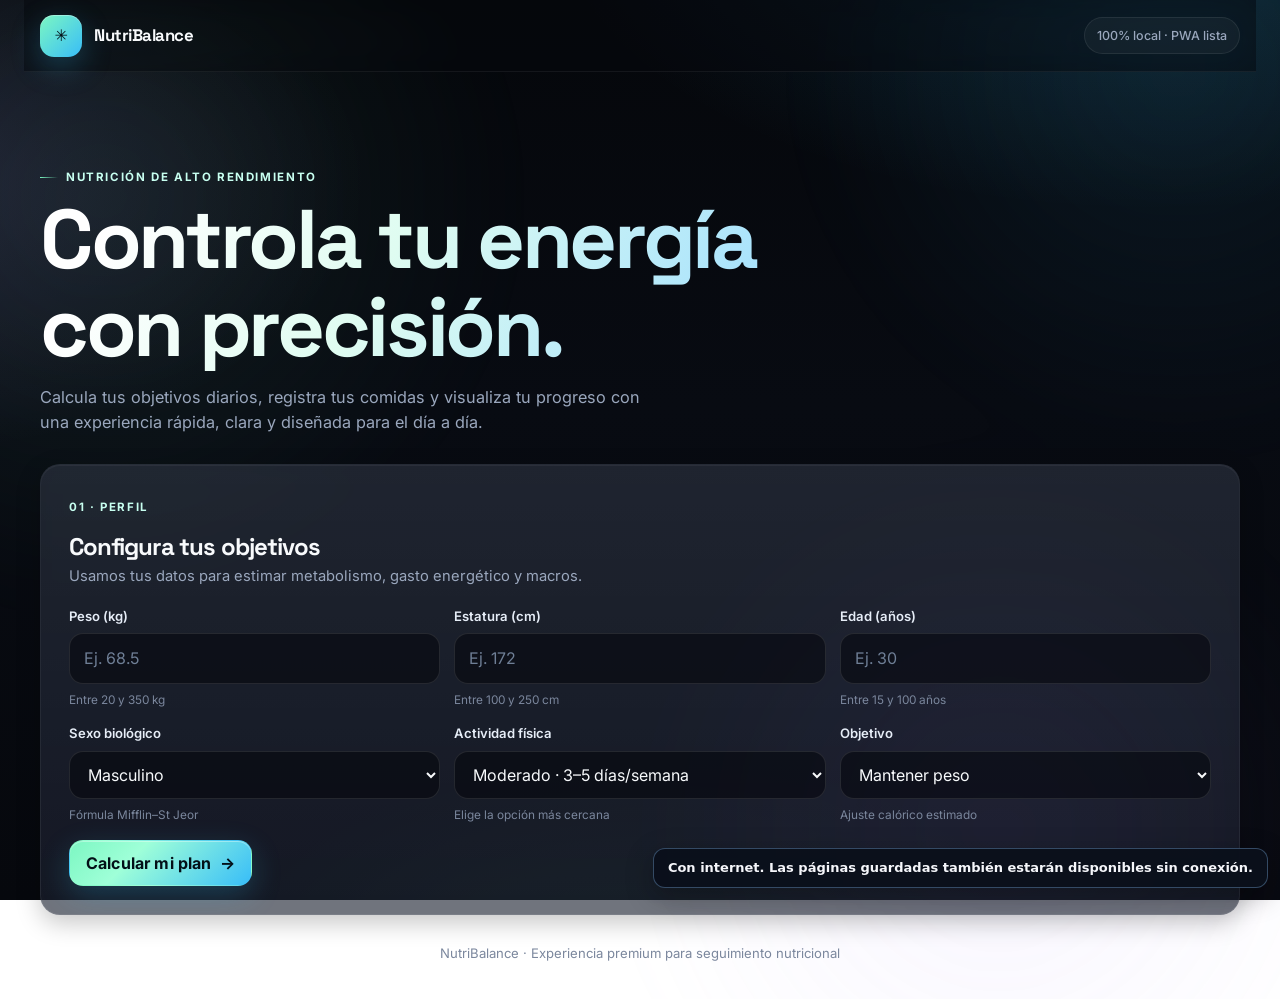
<file: calculadoradecalorias.html>
<!DOCTYPE html>
<html lang="es">
<head>
  <meta charset="UTF-8">
  <meta name="viewport" content="width=device-width, initial-scale=1.0">
  <meta name="theme-color" content="#06080d">
  <link rel="manifest" href="manifest.webmanifest">
  <link rel="preconnect" href="https://fonts.googleapis.com">
  <link rel="preconnect" href="https://fonts.gstatic.com" crossorigin>
  <link href="https://fonts.googleapis.com/css2?family=Inter:wght@400;500;600;700;800&family=Space+Grotesk:wght@500;700&display=swap" rel="stylesheet">
  <link rel="stylesheet" href="assets/css/premium.css">
  <title>NutriBalance | Nutrición inteligente</title>
</head>
<body>
  <div class="page-shell">
    <header class="topbar">
      <div class="brand"><span class="brand-mark" aria-hidden="true">✳</span><span>NutriBalance</span></div>
      <span class="local-badge">100% local · PWA lista</span>
    </header>

    <main>
      <section class="hero" aria-labelledby="page-title">
        <div>
          <p class="eyebrow">Nutrición de alto rendimiento</p>
          <h1 id="page-title">Controla tu energía con precisión.</h1>
          <p class="hero-copy">Calcula tus objetivos diarios, registra tus comidas y visualiza tu progreso con una experiencia rápida, clara y diseñada para el día a día.</p>
        </div>
      </section>

      <section class="card section-card" aria-labelledby="profile-title">
        <div class="section-heading">
          <div><span class="step-label">01 · Perfil</span><h2 id="profile-title" style="margin-top:7px">Configura tus objetivos</h2><p>Usamos tus datos para estimar metabolismo, gasto energético y macros.</p></div>
        </div>
        <form id="profile-form" novalidate>
          <div class="form-grid">
            <div class="field">
              <label for="weight">Peso <span>(kg)</span></label>
              <input id="weight" name="weight" type="number" min="20" max="350" step="0.1" placeholder="Ej. 68.5" required>
              <span class="field-hint">Entre 20 y 350 kg</span>
            </div>
            <div class="field">
              <label for="height">Estatura <span>(cm)</span></label>
              <input id="height" name="height" type="number" min="100" max="250" step="0.1" placeholder="Ej. 172" required>
              <span class="field-hint">Entre 100 y 250 cm</span>
            </div>
            <div class="field">
              <label for="age">Edad <span>(años)</span></label>
              <input id="age" name="age" type="number" min="15" max="100" step="1" placeholder="Ej. 30" required>
              <span class="field-hint">Entre 15 y 100 años</span>
            </div>
            <div class="field">
              <label for="sex">Sexo biológico</label>
              <select id="sex" name="sex" required>
                <option value="male">Masculino</option>
                <option value="female">Femenino</option>
              </select>
              <span class="field-hint">Fórmula Mifflin–St Jeor</span>
            </div>
            <div class="field">
              <label for="activity">Actividad física</label>
              <select id="activity" name="activity" required>
                <option value="1.2">Sedentario</option>
                <option value="1.375">Ligero · 1–3 días/semana</option>
                <option value="1.55" selected>Moderado · 3–5 días/semana</option>
                <option value="1.725">Intenso · 6–7 días/semana</option>
                <option value="1.9">Muy intenso · trabajo físico o doble sesión</option>
              </select>
              <span class="field-hint">Elige la opción más cercana</span>
            </div>
            <div class="field">
              <label for="goal">Objetivo</label>
              <select id="goal" name="goal" required>
                <option value="lose">Bajar peso</option>
                <option value="maintain" selected>Mantener peso</option>
                <option value="gain">Ganar masa muscular</option>
              </select>
              <span class="field-hint">Ajuste calórico estimado</span>
            </div>
          </div>
          <div class="button-row">
            <button class="button" type="submit">Calcular mi plan <span aria-hidden="true">→</span></button>
          </div>
          <p class="message" id="profile-message" role="alert" aria-live="polite"></p>
        </form>
      </section>

      <section class="dashboard" id="dashboard" aria-live="polite">
        <div class="summary-grid">
          <article class="card metric">
            <div class="metric-label">Metabolismo basal</div>
            <div class="metric-value"><span id="bmr-value">—</span><span class="metric-unit">kcal/día</span></div>
            <div class="metric-note">En reposo · Mifflin–St Jeor</div>
          </article>
          <article class="card metric">
            <div class="metric-label">Gasto total estimado</div>
            <div class="metric-value"><span id="tdee-value">—</span><span class="metric-unit">kcal/día</span></div>
            <div class="metric-note">Incluye tu nivel de actividad</div>
          </article>
          <article class="card metric">
            <div class="metric-label">Meta de calorías</div>
            <div class="metric-value"><span id="target-calories">—</span><span class="metric-unit">kcal/día</span></div>
            <div class="metric-note" id="goal-note">Según tu objetivo</div>
          </article>
          <article class="card metric">
            <div class="metric-label">Proteína diaria</div>
            <div class="metric-value"><span id="target-protein">—</span><span class="metric-unit">g</span></div>
            <div class="metric-note">Meta recomendada</div>
          </article>
        </div>

        <div class="content-grid">
          <section class="card section-card" aria-labelledby="progress-title">
            <div class="section-heading">
              <div><span class="step-label">02 · Progreso</span><h2 id="progress-title" style="margin-top:7px">Avance diario</h2><p>Comparación entre lo consumido y tus metas.</p></div>
            </div>
            <div class="progress-list">
              <div>
                <div class="progress-head"><span>Proteínas</span><span id="protein-progress-label">0 / 0 g · 0%</span></div>
                <div class="track" role="progressbar" aria-label="Proteínas completadas" aria-valuemin="0" aria-valuemax="100" aria-valuenow="0"><div class="fill protein" id="protein-bar"></div></div>
              </div>
              <div>
                <div class="progress-head"><span>Carbohidratos</span><span id="carbs-progress-label">0 / 0 g · 0%</span></div>
                <div class="track" role="progressbar" aria-label="Carbohidratos completados" aria-valuemin="0" aria-valuemax="100" aria-valuenow="0"><div class="fill carbs" id="carbs-bar"></div></div>
              </div>
              <div>
                <div class="progress-head"><span>Grasas</span><span id="fat-progress-label">0 / 0 g · 0%</span></div>
                <div class="track" role="progressbar" aria-label="Grasas completadas" aria-valuemin="0" aria-valuemax="100" aria-valuenow="0"><div class="fill fat" id="fat-bar"></div></div>
              </div>
              <div>
                <div class="progress-head"><span>Calorías</span><span id="calories-progress-label">0 / 0 kcal · 0%</span></div>
                <div class="track" role="progressbar" aria-label="Calorías completadas" aria-valuemin="0" aria-valuemax="100" aria-valuenow="0"><div class="fill calories" id="calories-bar"></div></div>
              </div>
            </div>
            <p class="progress-footnote" style="margin-top:14px;color:var(--muted);font-size:.84rem">Las barras muestran avance hasta la meta; pueden superar el 100%.</p>
          </section>

          <section class="card section-card" aria-labelledby="plan-title">
            <div class="section-heading">
              <div><span class="step-label">04 · Plan</span><h2 id="plan-title" style="margin-top:7px">Idea para hoy</h2><p>Distribución orientativa de comidas.</p></div>
            </div>
            <div class="meal-list" id="meal-list"></div>
            <p class="plan-note" style="margin-top:14px;color:var(--muted);font-size:.84rem">Ajusta porciones y preferencias con apoyo profesional si lo necesitas.</p>
          </section>
        </div>

        <section class="card section-card" aria-labelledby="food-title">
          <div class="section-heading">
            <div><span class="step-label">03 · Registro</span><h2 id="food-title" style="margin-top:7px">Alimentos consumidos</h2><p>Selecciona un alimento y registra la cantidad en gramos.</p></div>
          </div>
          <form class="food-form" id="food-form" novalidate>
            <div class="field">
              <label for="food-select">Alimento</label>
              <select id="food-select" name="food" required aria-label="Seleccionar alimento"></select>
            </div>
            <div class="field">
              <label for="food-grams">Cantidad (g)</label>
              <input id="food-grams" name="grams" type="number" min="1" max="5000" step="1" placeholder="Ej. 150" required>
            </div>
            <button class="button" type="submit">＋ Agregar</button>
          </form>
          <p class="message" id="food-message" role="alert" aria-live="polite"></p>
          <div class="table-wrap">
            <table class="food-table">
              <thead><tr><th>Alimento</th><th>Cantidad</th><th>Proteínas</th><th>Carbohidratos</th><th>Grasas</th><th>Calorías</th><th><span class="sr-only">Acción</span></th></tr></thead>
              <tbody id="food-rows"><tr class="empty-row"><td colspan="7">Aún no agregas alimentos a tu registro.</td></tr></tbody>
            </table>
          </div>
          <div class="food-totals" id="food-totals" aria-live="polite">
            <span>Total consumido:</span><span><strong>0 g</strong> proteína</span><span><strong>0 g</strong> carbohidratos</span><span><strong>0 g</strong> grasas</span><span><strong>0 kcal</strong></span>
          </div>
        </section>

        <p class="notice">Esta calculadora ofrece estimaciones generales y no reemplaza la valoración de un profesional de la salud.</p>
      </section>
    </main>
    <footer>NutriBalance · Experiencia premium para seguimiento nutricional</footer>
  </div>

  <script>
    "use strict";

    const foods = [
      { group: "Cereales", name: "Arroz cocido", protein: 2.7, carbs: 28.2, fat: 0.3 },
      { group: "Cereales", name: "Avena", protein: 16.9, carbs: 66.3, fat: 6.9 },
      { group: "Cereales", name: "Pan integral", protein: 12.5, carbs: 43.3, fat: 3.5 },
      { group: "Cereales", name: "Papa cocida", protein: 1.9, carbs: 20.1, fat: 0.1 },
      { group: "Proteínas", name: "Pollo cocido", protein: 31, carbs: 0, fat: 3.6 },
      { group: "Proteínas", name: "Carne de res magra cocida", protein: 26, carbs: 0, fat: 10 },
      { group: "Proteínas", name: "Atún en agua escurrido", protein: 25.5, carbs: 0, fat: 0.8 },
      { group: "Proteínas", name: "Huevo entero", protein: 12.6, carbs: 0.7, fat: 9.5 },
      { group: "Frutas", name: "Manzana", protein: 0.3, carbs: 13.8, fat: 0.2 },
      { group: "Frutas", name: "Banano", protein: 1.1, carbs: 22.8, fat: 0.3 },
      { group: "Frutas", name: "Naranja", protein: 0.9, carbs: 11.8, fat: 0.1 },
      { group: "Verduras", name: "Brócoli", protein: 2.8, carbs: 6.6, fat: 0.4 },
      { group: "Verduras", name: "Zanahoria", protein: 0.9, carbs: 9.6, fat: 0.2 },
      { group: "Verduras", name: "Tomate", protein: 0.9, carbs: 3.9, fat: 0.2 },
      { group: "Lácteos", name: "Leche (entera)", protein: 3.2, carbs: 4.8, fat: 3.3 },
      { group: "Lácteos", name: "Yogur natural", protein: 3.5, carbs: 4.7, fat: 3.3 },
      { group: "Lácteos", name: "Queso fresco", protein: 18, carbs: 3, fat: 20 },
      { group: "Grasas saludables", name: "Aguacate", protein: 2, carbs: 8.5, fat: 14.7 },
      { group: "Grasas saludables", name: "Almendras", protein: 21.2, carbs: 21.6, fat: 49.9 },
      { group: "Grasas saludables", name: "Aceite de oliva", protein: 0, carbs: 0, fat: 100 }
    ];

    const profileForm = document.querySelector("#profile-form");
    const foodForm = document.querySelector("#food-form");
    const foodSelect = document.querySelector("#food-select");
    const foodRows = document.querySelector("#food-rows");
    const profileMessage = document.querySelector("#profile-message");
    const foodMessage = document.querySelector("#food-message");
    const dashboard = document.querySelector("#dashboard");
    let targets = null;
    let entries = [];
    let nextEntryId = 1;

    const formatNumber = (value, decimals = 0) => new Intl.NumberFormat("es", {
      minimumFractionDigits: decimals,
      maximumFractionDigits: decimals
    }).format(value);

    function nutritionFor(food, grams) {
      const factor = grams / 100;
      const protein = food.protein * factor;
      const carbs = food.carbs * factor;
      const fat = food.fat * factor;
      return { protein, carbs, fat, calories: protein * 4 + carbs * 4 + fat * 9 };
    }

    function populateFoodSelect() {
      const groups = new Map();
      foods.forEach((food, index) => {
        if (!groups.has(food.group)) {
          const group = document.createElement("optgroup");
          group.label = food.group;
          groups.set(food.group, group);
          foodSelect.append(group);
        }
        const option = document.createElement("option");
        option.value = String(index);
        option.textContent = food.name;
        groups.get(food.group).append(option);
      });
    }

    function readProfile() {
      const weight = Number(profileForm.elements.weight.value);
      const height = Number(profileForm.elements.height.value);
      const age = Number(profileForm.elements.age.value);
      const sex = profileForm.elements.sex.value;
      const activity = Number(profileForm.elements.activity.value);
      const goal = profileForm.elements.goal.value;

      if (!Number.isFinite(weight) || weight < 20 || weight > 350) return { error: "Ingresa un peso entre 20 y 350 kg." };
      if (!Number.isFinite(height) || height < 100 || height > 250) return { error: "Ingresa una estatura entre 100 y 250 cm." };
      if (!Number.isInteger(age) || age < 15 || age > 100) return { error: "Ingresa una edad entera entre 15 y 100 años." };
      if (!["male", "female"].includes(sex) || !Number.isFinite(activity) || !["lose", "maintain", "gain"].includes(goal)) {
        return { error: "Revisa las opciones de sexo, actividad y objetivo." };
      }
      return { weight, height, age, sex, activity, goal };
    }

    function calculateTargets(profile) {
      const sexOffset = profile.sex === "male" ? 5 : -161;
      const bmr = 10 * profile.weight + 6.25 * profile.height - 5 * profile.age + sexOffset;
      const tdee = bmr * profile.activity;
      const calorieFactor = profile.goal === "lose" ? 0.85 : profile.goal === "gain" ? 1.10 : 1;
      const calories = Math.round(tdee * calorieFactor);
      const proteinPerKg = profile.goal === "lose" ? 1.8 : profile.goal === "gain" ? 2 : 1.6;
      const protein = profile.weight * proteinPerKg;
      const fat = Math.max(profile.weight * 0.6, calories * 0.25 / 9);
      const carbs = Math.max(0, (calories - protein * 4 - fat * 9) / 4);
      return { bmr, tdee, calories, protein, carbs, fat, goal: profile.goal };
    }

    function updateProgress() {
      if (!targets) return;
      const totals = entries.reduce((sum, entry) => {
        const amount = nutritionFor(foods[entry.foodIndex], entry.grams);
        sum.protein += amount.protein;
        sum.carbs += amount.carbs;
        sum.fat += amount.fat;
        sum.calories += amount.calories;
        return sum;
      }, { protein: 0, carbs: 0, fat: 0, calories: 0 });

      const metrics = [
        { key: "protein", label: "protein", unit: "g", target: targets.protein },
        { key: "carbs", label: "carbs", unit: "g", target: targets.carbs },
        { key: "fat", label: "fat", unit: "g", target: targets.fat },
        { key: "calories", label: "calories", unit: "kcal", target: targets.calories }
      ];

      metrics.forEach(({ key, label, unit, target }) => {
        const value = totals[key];
        const percentage = target > 0 ? value / target * 100 : 0;
        const roundedPercentage = Math.round(percentage);
        const bar = document.querySelector(`#${label}-bar`);
        const track = bar.parentElement;
        bar.style.width = `${Math.min(percentage, 100)}%`;
        track.setAttribute("aria-valuenow", String(Math.min(roundedPercentage, 100)));
        document.querySelector(`#${label}-progress-label`).textContent =
          `${formatNumber(value)} / ${formatNumber(target)} ${unit} · ${roundedPercentage}%`;
      });

      document.querySelector("#food-totals").innerHTML =
        `<span>Total consumido:</span><span><strong>${formatNumber(totals.protein)} g</strong> proteína</span>` +
        `<span><strong>${formatNumber(totals.carbs)} g</strong> carbohidratos</span>` +
        `<span><strong>${formatNumber(totals.fat)} g</strong> grasas</span>` +
        `<span><strong>${formatNumber(totals.calories)} kcal</strong></span>`;
    }

    function renderFoodEntries() {
      foodRows.replaceChildren();
      if (entries.length === 0) {
        const row = document.createElement("tr");
        row.className = "empty-row";
        const cell = document.createElement("td");
        cell.colSpan = 7;
        cell.textContent = "Aún no agregas alimentos a tu registro.";
        row.append(cell);
        foodRows.append(row);
        updateProgress();
        return;
      }

      entries.forEach((entry) => {
        const food = foods[entry.foodIndex];
        const values = nutritionFor(food, entry.grams);
        const row = document.createElement("tr");
        [food.name, `${formatNumber(entry.grams)} g`, `${formatNumber(values.protein, 1)} g`,
          `${formatNumber(values.carbs, 1)} g`, `${formatNumber(values.fat, 1)} g`,
          `${formatNumber(values.calories)} kcal`].forEach((value) => {
          const cell = document.createElement("td");
          cell.textContent = value;
          row.append(cell);
        });
        const actionCell = document.createElement("td");
        const removeButton = document.createElement("button");
        removeButton.type = "button";
        removeButton.className = "remove-button";
        removeButton.textContent = "Quitar";
        removeButton.setAttribute("aria-label", `Quitar ${food.name} del registro`);
        removeButton.addEventListener("click", () => {
          entries = entries.filter((item) => item.id !== entry.id);
          renderFoodEntries();
        });
        actionCell.append(removeButton);
        row.append(actionCell);
        foodRows.append(row);
      });
      updateProgress();
    }

    function renderTargets() {
      document.querySelector("#bmr-value").textContent = formatNumber(targets.bmr);
      document.querySelector("#tdee-value").textContent = formatNumber(targets.tdee);
      document.querySelector("#target-calories").textContent = formatNumber(targets.calories);
      document.querySelector("#target-protein").textContent = formatNumber(targets.protein);
      const goalLabels = { lose: "Déficit moderado del 15%", maintain: "Calorías de mantenimiento", gain: "Superávit moderado del 10%" };
      document.querySelector("#goal-note").textContent = goalLabels[targets.goal];
      renderMeals(targets);
      updateProgress();
    }

    function renderMeals(currentTargets) {
      const meals = [
        { icon: "☀️", title: "Desayuno", description: "Avena con leche, banano y yogur natural." },
        { icon: "🍎", title: "Refrigerio mañana", description: "Una manzana y un puñado pequeño de almendras." },
        { icon: "🥗", title: "Almuerzo", description: "Pollo, arroz cocido, brócoli y aguacate." },
        { icon: "🥛", title: "Refrigerio tarde", description: "Yogur natural con fruta de temporada." },
        { icon: "🍽️", title: "Cena", description: "Huevo, papa cocida, tomate y verduras." }
      ];
      const extra = currentTargets.goal === "gain"
        ? "Puedes añadir una porción de arroz o avena si necesitas más energía."
        : currentTargets.goal === "lose"
          ? "Prioriza verduras y una porción suficiente de proteína."
          : "Ajusta las porciones para acercarte a tu meta diaria.";
      const mealList = document.querySelector("#meal-list");
      mealList.replaceChildren();
      meals.forEach((meal, index) => {
        const article = document.createElement("article");
        article.className = "meal";
        const icon = document.createElement("span");
        icon.className = "meal-icon";
        icon.setAttribute("aria-hidden", "true");
        icon.textContent = meal.icon;
        const content = document.createElement("div");
        const title = document.createElement("h4");
        title.textContent = meal.title;
        const description = document.createElement("p");
        description.textContent = index === meals.length - 1 ? `${meal.description} ${extra}` : meal.description;
        content.append(title, description);
        article.append(icon, content);
        mealList.append(article);
      });
    }

    profileForm.addEventListener("submit", (event) => {
      event.preventDefault();
      const profile = readProfile();
      if (profile.error) {
        profileMessage.textContent = profile.error;
        return;
      }
      profileMessage.textContent = "";
      targets = calculateTargets(profile);
      renderTargets();
      dashboard.classList.add("visible");
      dashboard.scrollIntoView({ behavior: "smooth", block: "start" });
    });

    foodForm.addEventListener("submit", (event) => {
      event.preventDefault();
      foodMessage.textContent = "";
      if (!targets) {
        foodMessage.textContent = "Primero completa tu perfil y calcula tus metas.";
        return;
      }
      const foodIndex = Number(foodSelect.value);
      const grams = Number(foodForm.elements.grams.value);
      if (!Number.isInteger(foodIndex) || !foods[foodIndex]) {
        foodMessage.textContent = "Selecciona un alimento válido.";
        return;
      }
      if (!Number.isFinite(grams) || grams < 1 || grams > 5000) {
        foodMessage.textContent = "Ingresa una cantidad entre 1 y 5000 gramos.";
        return;
      }
      entries.push({ id: nextEntryId++, foodIndex, grams });
      foodForm.elements.grams.value = "";
      renderFoodEntries();
    });

    populateFoodSelect();
  </script>
  <script src="assets/js/ui.js" defer></script>
  <script src="pwa.js"></script>
</body>
</html>
</file>
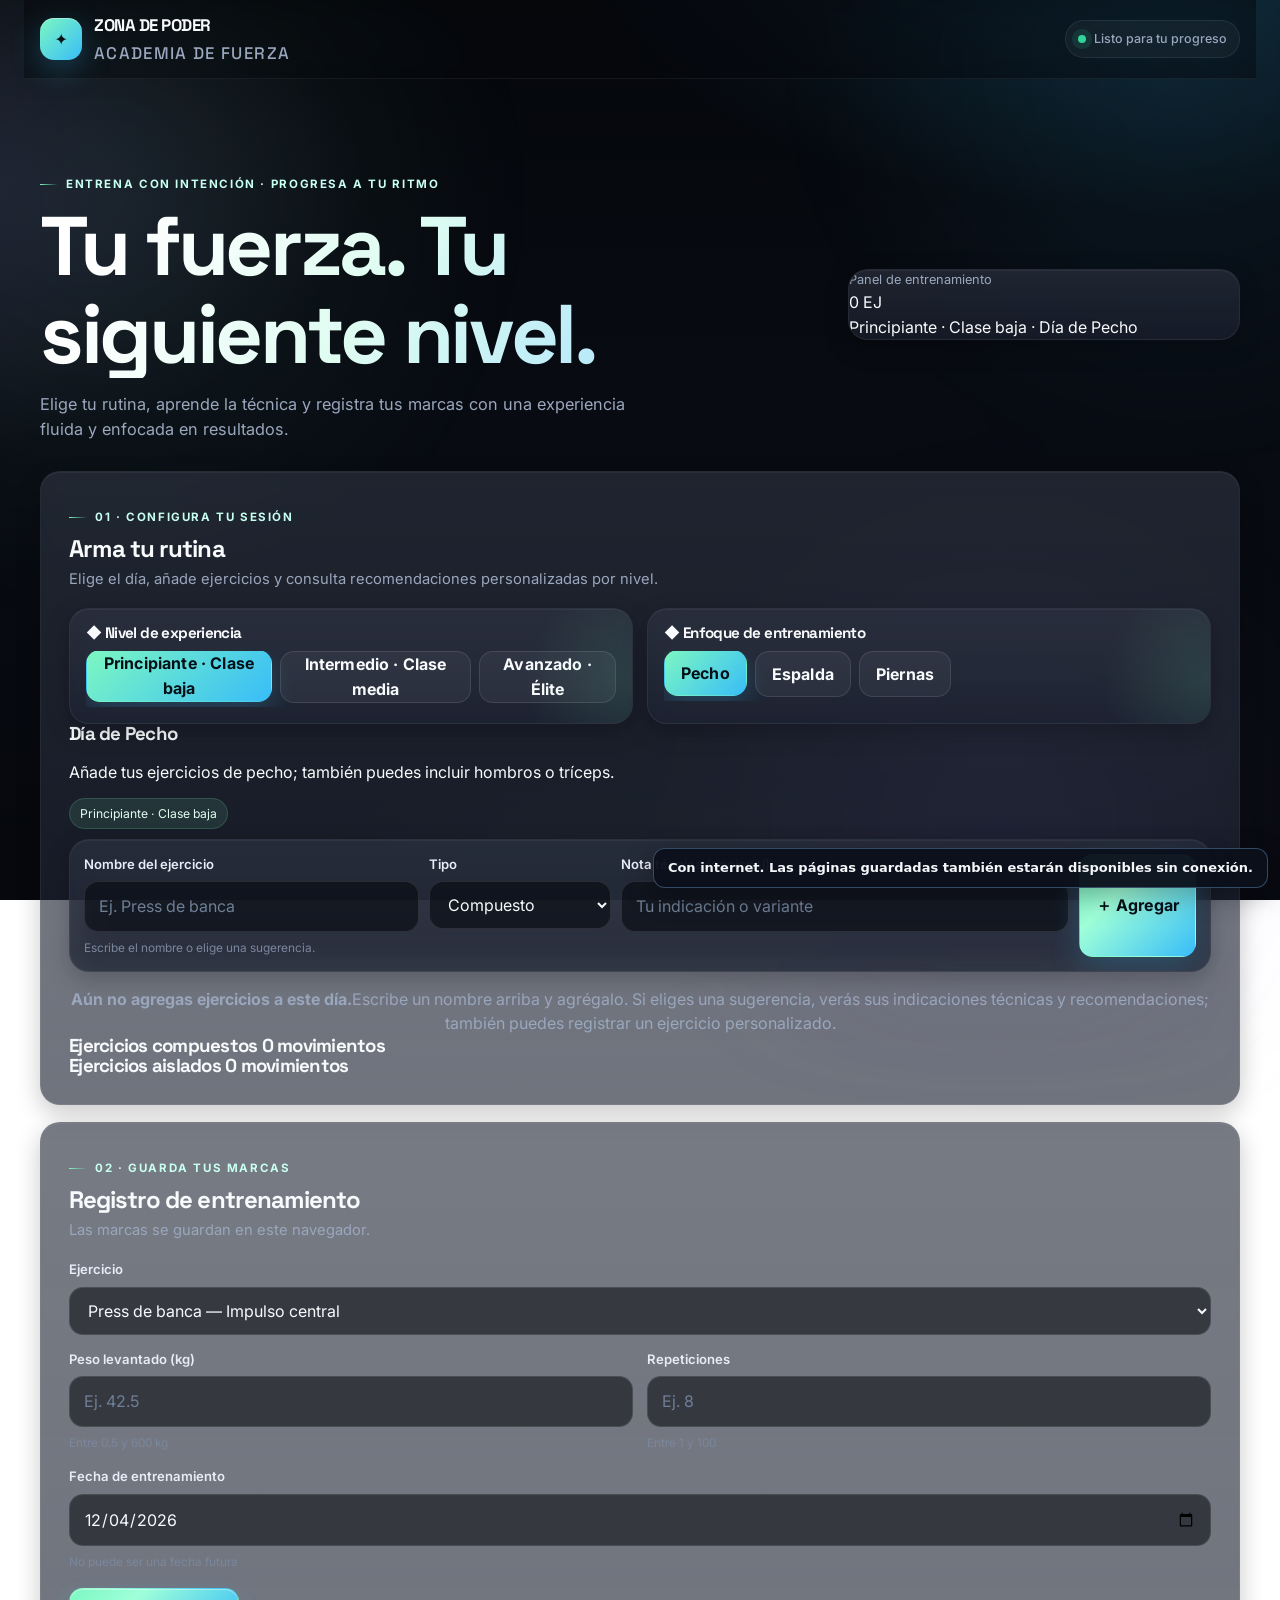
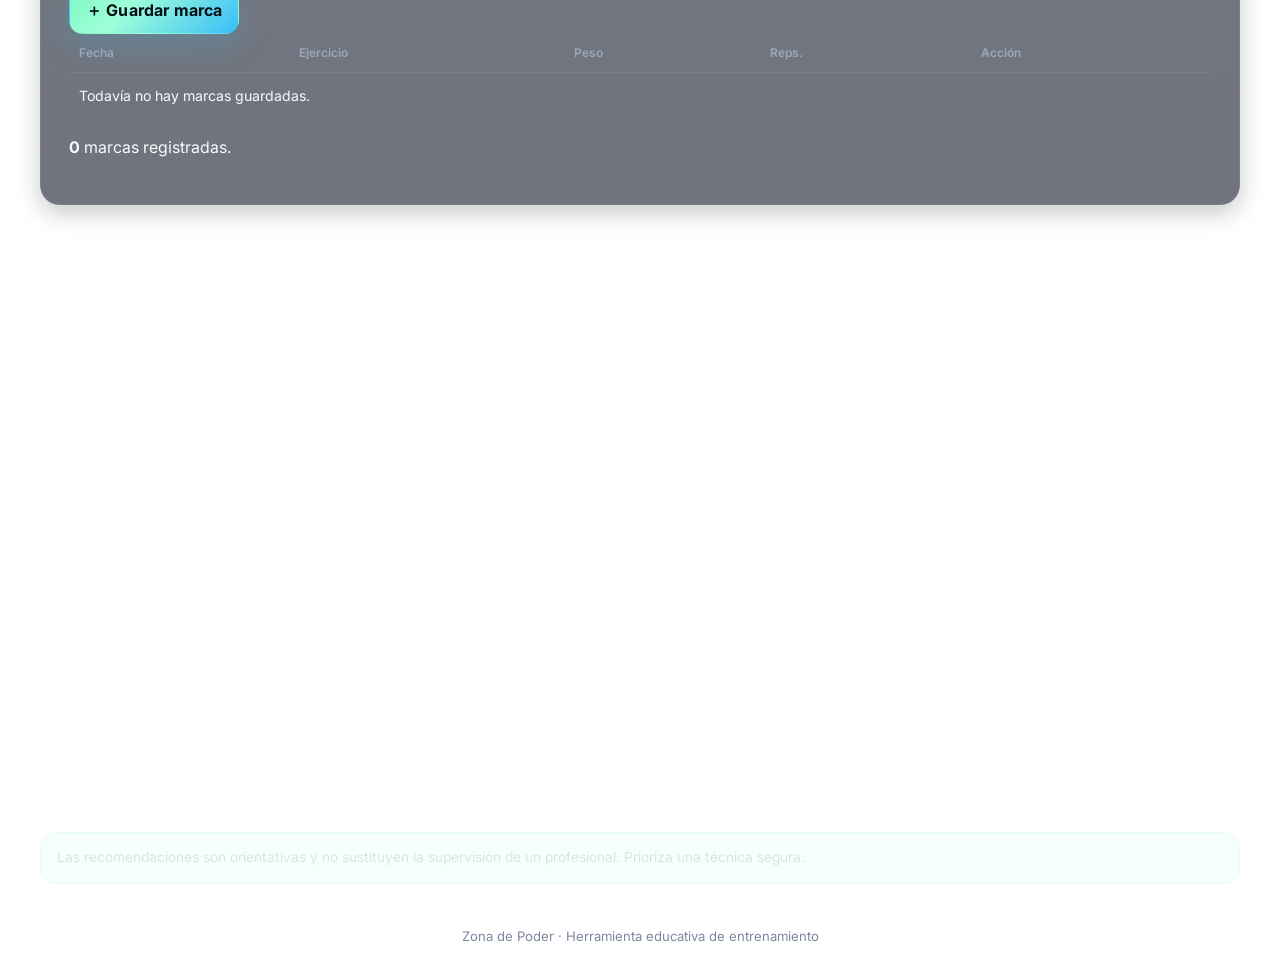
<file: interfazdeaplicacion.html>
<!DOCTYPE html>
<html lang="es">
<head>
  <meta charset="UTF-8">
  <meta name="viewport" content="width=device-width, initial-scale=1">
  <meta name="theme-color" content="#06080d">
  <link rel="manifest" href="manifest.webmanifest">
  <link rel="preconnect" href="https://fonts.googleapis.com">
  <link rel="preconnect" href="https://fonts.gstatic.com" crossorigin>
  <link href="https://fonts.googleapis.com/css2?family=Inter:wght@400;500;600;700;800&family=Space+Grotesk:wght@500;700&display=swap" rel="stylesheet">
  <link rel="stylesheet" href="assets/css/premium.css">
  <title>Zona de Poder | Entrenamiento</title>
</head>
<body>
  <div class="shell">
    <header class="topbar">
      <div class="brand">
        <span class="brand-mark" aria-hidden="true">✦</span>
        <span class="brand-name">ZONA DE PODER<span class="brand-subtitle">Academia de fuerza</span></span>
      </div>
      <span class="offline-badge">Listo para tu progreso</span>
    </header>

    <main>
      <section class="hero" aria-labelledby="main-title" style="grid-template-columns:minmax(0,1.4fr) minmax(220px,.7fr);align-items:center">
        <div>
          <p class="eyebrow">Entrena con intención · Progresa a tu ritmo</p>
          <h1 id="main-title">Tu fuerza. Tu siguiente nivel.</h1>
          <p class="hero-copy">Elige tu rutina, aprende la técnica y registra tus marcas con una experiencia fluida y enfocada en resultados.</p>
        </div>
        <aside class="power-display hero-badge" aria-label="Resumen de tu entrenamiento">
          <div class="power-label" style="color:var(--muted);font-size:.8rem">Panel de entrenamiento</div>
          <div class="power-value" id="hero-exercise-count">12 EJ</div>
          <div class="power-caption" id="hero-level-label">Rutina lista para configurar</div>
        </aside>
      </section>

      <section class="panel panel-pad" aria-labelledby="routine-settings-title">
        <div class="section-head">
          <div><span class="section-step">01 · Configura tu sesión</span><h2 id="routine-settings-title">Arma tu rutina</h2><p>Elige el día, añade ejercicios y consulta recomendaciones personalizadas por nivel.</p></div>
        </div>
        <div class="routine-controls" style="display:grid;grid-template-columns:repeat(2,minmax(0,1fr));gap:14px">
          <div class="control-block card" style="padding:16px">
            <h3 class="control-title" style="margin:0 0 10px;font-size:.95rem"><span>◆</span> Nivel de experiencia</h3>
            <div class="choice-row" id="level-options" role="group" aria-label="Nivel de experiencia">
              <button class="tab active" type="button" data-level="beginner" aria-pressed="true">Principiante · Clase baja</button>
              <button class="tab" type="button" data-level="intermediate" aria-pressed="false">Intermedio · Clase media</button>
              <button class="tab" type="button" data-level="advanced" aria-pressed="false">Avanzado · Élite</button>
            </div>
          </div>
          <div class="control-block card" style="padding:16px">
            <h3 class="control-title" style="margin:0 0 10px;font-size:.95rem"><span>◆</span> Enfoque de entrenamiento</h3>
            <div class="choice-row" id="focus-options" role="group" aria-label="Enfoque de entrenamiento">
              <button class="tab active" type="button" data-focus="push" aria-pressed="true">Pecho</button>
              <button class="tab" type="button" data-focus="pull" aria-pressed="false">Espalda</button>
              <button class="tab" type="button" data-focus="legs" aria-pressed="false">Piernas</button>
            </div>
          </div>
        </div>
        <div class="routine-intro">
          <div><h3 id="routine-title">Día de Pecho</h3><p id="routine-description">Agrega los ejercicios que quieres incluir en este día.</p></div>
          <span class="experience-tag" id="experience-tag">Principiante · Clase baja</span>
        </div>
        <form class="exercise-entry card" id="routine-exercise-form" novalidate style="display:grid;grid-template-columns:minmax(0,1.2fr) minmax(140px,.65fr) minmax(0,1.6fr) auto;gap:10px;padding:14px;margin:14px 0">
          <div class="field">
            <label for="routine-exercise-name">Nombre del ejercicio</label>
            <input id="routine-exercise-name" name="name" type="text" list="exercise-suggestions" maxlength="80" placeholder="Ej. Press de banca" autocomplete="off" required>
            <datalist id="exercise-suggestions"></datalist>
            <span class="help">Escribe el nombre o elige una sugerencia.</span>
          </div>
          <div class="field">
            <label for="routine-exercise-type">Tipo</label>
            <select id="routine-exercise-type" name="type"><option value="compound">Compuesto</option><option value="isolation">Aislado</option></select>
          </div>
          <div class="field">
            <label for="routine-exercise-description">Nota técnica (opcional)</label>
            <input id="routine-exercise-description" name="description" type="text" maxlength="300" placeholder="Tu indicación o variante">
          </div>
          <button class="button" type="submit">＋ Agregar</button>
        </form>
        <p class="message" id="routine-message" role="alert" aria-live="polite"></p>
        <div id="exercise-groups" aria-live="polite"></div>
      </section>

      <section class="stack" aria-label="Seguimiento de fuerza" style="display:grid;gap:18px;margin-top:18px">
        <div class="lower-grid">
          <section class="panel panel-pad" aria-labelledby="log-title">
            <div class="section-head"><div><span class="section-step">02 · Guarda tus marcas</span><h2 id="log-title">Registro de entrenamiento</h2><p>Las marcas se guardan en este navegador.</p></div></div>
            <form id="record-form" novalidate>
              <div class="record-form-grid form-grid" style="grid-template-columns:repeat(2,minmax(0,1fr))">
                <div class="field" style="grid-column:1/-1"><label for="record-exercise">Ejercicio</label><select id="record-exercise" name="exercise" required></select></div>
                <div class="field"><label for="record-weight">Peso levantado (kg)</label><input id="record-weight" name="weight" type="number" min="0.5" max="600" step="0.5" placeholder="Ej. 42.5" required><span class="help">Entre 0,5 y 600 kg</span></div>
                <div class="field"><label for="record-reps">Repeticiones</label><input id="record-reps" name="reps" type="number" min="1" max="100" step="1" placeholder="Ej. 8" required><span class="help">Entre 1 y 100</span></div>
                <div class="field" style="grid-column:1/-1"><label for="record-date">Fecha de entrenamiento</label><input id="record-date" name="date" type="date" required><span class="help">No puede ser una fecha futura</span></div>
              </div>
              <div class="button-row"><button class="button" type="submit">＋ Guardar marca</button></div>
              <p class="message" id="record-message" role="alert" aria-live="polite"></p>
            </form>
            <div class="history-wrap table-wrap">
              <table class="history-table"><thead><tr><th>Fecha</th><th>Ejercicio</th><th>Peso</th><th>Reps.</th><th><span class="sr-only">Acción</span></th></tr></thead><tbody id="history-rows"><tr class="table-empty"><td colspan="5">Todavía no hay marcas guardadas.</td></tr></tbody></table>
            </div>
            <p class="record-summary" id="record-summary" aria-live="polite">0 marcas registradas.</p>
          </section>

          <section class="panel panel-pad" aria-labelledby="chart-title">
            <div class="section-head"><div><span class="section-step">03 · Visualiza tu avance</span><h2 id="chart-title">Progreso anual</h2><p>Tu mejor marca registrada para cada mes.</p></div></div>
            <div class="chart-controls form-grid" style="grid-template-columns:minmax(0,1fr) 120px">
              <div class="field"><label for="chart-exercise">Ejercicio</label><select id="chart-exercise"></select></div>
              <div class="field"><label for="chart-year">Año</label><select id="chart-year"></select></div>
            </div>
            <div class="chart-container" id="chart-container"><canvas id="progress-chart" role="img" aria-label="Gráfico anual de progreso de cargas">Gráfico anual de cargas.</canvas><div class="chart-tooltip" id="chart-tooltip" role="status"></div></div>
            <p class="chart-caption" id="chart-caption">Registra una marca para comenzar a visualizar tu progreso mes a mes.</p>
          </section>
        </div>
        <p class="notice">Las recomendaciones son orientativas y no sustituyen la supervisión de un profesional. Prioriza una técnica segura.</p>
      </section>
    </main>
    <footer class="footer">Zona de Poder · Herramienta educativa de entrenamiento</footer>
  </div>
  <script>
    "use strict";

    /* Catálogo de rutinas con enlaces a movimientos y demostraciones de EresFitness. */
    const exercises = [
      { id: "bench-press", name: "Press de banca — Impulso central", focus: "push", type: "compound", muscles: "Pecho · tríceps", sourceUrl: "/ejercicios/press-de-banca-con-barra", sourceName: "Press de banca con barra", description: "Apoya los pies y la espalda en el banco. Baja la barra hacia el pecho con control y empújala sin despegar los hombros." },
      { id: "incline-press", name: "Press inclinado con mancuernas", focus: "push", type: "compound", muscles: "Pecho superior · hombros", sourceUrl: "/ejercicios/press-de-banca-inclinado-con-mancuernas", sourceName: "Press de banca inclinado con mancuernas", description: "Con el banco inclinado, baja las mancuernas a los lados del pecho y presiónalas arriba, manteniendo las muñecas alineadas." },
      { id: "shoulder-press", name: "Press de hombros — Elevación del guardián", focus: "push", type: "compound", muscles: "Hombros · tríceps", sourceUrl: "/ejercicios/press-militar-con-mancuernas-de-pie", sourceName: "Press militar con mancuernas de pie", description: "Mantén el abdomen firme y empuja las mancuernas por encima de la cabeza sin arquear la zona lumbar." },
      { id: "push-up", name: "Flexión de brazos — Plataforma firme", focus: "push", type: "compound", muscles: "Pecho · tríceps", sourceUrl: "/ejercicios/press-de-banca-con-mancuernas", sourceName: "Press de banca con mancuernas · variante de empuje", description: "Forma una línea recta de cabeza a talones. Flexiona los codos para acercar el pecho al suelo y empuja con control." },
      { id: "lateral-raise", name: "Elevación lateral — Alas de acero", focus: "push", type: "isolation", muscles: "Deltoides laterales", sourceUrl: "/ejercicios/levantamiento-lateral-con-mancuernas", sourceName: "Levantamiento lateral con mancuernas", description: "Eleva las mancuernas hacia los lados hasta la altura de los hombros, con codos suaves y sin balancear el tronco." },
      { id: "triceps-extension", name: "Extensión de tríceps sobre la cabeza", focus: "push", type: "isolation", muscles: "Tríceps", sourceUrl: "/ejercicios/press-frances-con-mancuernas", sourceName: "Press francés con mancuernas · variante de tríceps", description: "Sujeta una mancuerna con ambas manos. Flexiona los codos detrás de la cabeza y extiéndelos manteniéndolos estables." },
      { id: "chest-fly", name: "Aperturas con mancuernas — Arco expansivo", focus: "push", type: "isolation", muscles: "Pecho", sourceUrl: "/ejercicios/aperturas-de-pecho-sentado-en-maquina", sourceName: "Aperturas de pecho sentado en máquina", description: "Con una ligera flexión de codos, abre los brazos y vuelve a juntarlos sobre el pecho sin perder el control." },
      { id: "triceps-pushdown", name: "Extensión de tríceps en polea", focus: "push", type: "isolation", muscles: "Tríceps", sourceUrl: "/ejercicios/extension-de-triceps-en-polea-alta-con-cuerda", sourceName: "Extensión de tríceps en polea alta con cuerda", description: "Mantén los codos junto al cuerpo y extiende los antebrazos hacia abajo; regresa lentamente a la posición inicial." },
      { id: "pull-up", name: "Dominadas — Ascenso vertical", focus: "pull", type: "compound", muscles: "Espalda · bíceps", sourceUrl: "/ejercicios/jalon-al-pecho-agarre-abierto-prono", sourceName: "Jalón al pecho · variante similar de tracción vertical", description: "Sujeta la barra algo más ancho que los hombros. Activa la espalda, sube el pecho hacia la barra y desciende con control." },
      { id: "barbell-row", name: "Remo con barra — Tracción potente", focus: "pull", type: "compound", muscles: "Espalda · bíceps", sourceUrl: "/ejercicios/remo-con-mancuernas-de-pie", sourceName: "Remo con mancuernas de pie · variante de remo", description: "Inclina el torso con la espalda neutra y lleva la barra hacia el abdomen; evita impulsarte con la zona lumbar." },
      { id: "lat-pulldown", name: "Jalón al pecho — Fénix descendente", focus: "pull", type: "compound", muscles: "Dorsales · bíceps", sourceUrl: "/ejercicios/jalon-al-pecho-agarre-abierto-prono", sourceName: "Jalón al pecho con agarre abierto", description: "Con el torso erguido, lleva la barra hacia la parte alta del pecho y dirige los codos hacia abajo." },
      { id: "dumbbell-row", name: "Remo a una mano con mancuerna", focus: "pull", type: "compound", muscles: "Espalda · bíceps", sourceUrl: "/ejercicios/remo-con-mancuernas-de-pie", sourceName: "Remo con mancuernas de pie · variante de remo", description: "Apoya una mano y una rodilla. Lleva la mancuerna hacia la cadera manteniendo el tronco estable." },
      { id: "biceps-curl", name: "Curl de bíceps — Concentración máxima", focus: "pull", type: "isolation", muscles: "Bíceps", sourceUrl: "/ejercicios/curl-de-biceps-alternado-con-mancuernas", sourceName: "Curl de bíceps alternado con mancuernas", description: "Con los codos pegados al torso, flexiona los brazos sin balancearte y baja la carga lentamente." },
      { id: "hammer-curl", name: "Curl martillo — Agarre firme", focus: "pull", type: "isolation", muscles: "Bíceps · antebrazos", sourceUrl: "/ejercicios/curl-martillo-con-mancuernas", sourceName: "Curl martillo con mancuernas", description: "Sujeta las mancuernas con las palmas enfrentadas y flexiona los codos sin mover los hombros." },
      { id: "face-pull", name: "Tirón a la cara — Escudo posterior", focus: "pull", type: "isolation", muscles: "Deltoides posteriores", sourceUrl: "/ejercicios/remo-con-mancuernas-de-pie", sourceName: "Remo con mancuernas de pie · variante de tracción", description: "Tira de la cuerda hacia la cara separando las manos y junta suavemente los omóplatos." },
      { id: "reverse-fly", name: "Apertura posterior con mancuernas", focus: "pull", type: "isolation", muscles: "Deltoides posteriores", sourceUrl: "/ejercicios/levantamiento-lateral-con-mancuernas", sourceName: "Levantamiento lateral con mancuernas · variante de hombro", description: "Inclina el torso con la espalda neutra y abre los brazos hacia los lados con un movimiento controlado." },
      { id: "back-squat", name: "Sentadilla con barra — Base inquebrantable", focus: "legs", type: "compound", muscles: "Cuádriceps · glúteos", sourceUrl: "/ejercicios/sentadillas-con-barra", sourceName: "Sentadillas con barra", description: "Separa los pies al ancho de hombros. Lleva la cadera atrás y abajo, con rodillas siguiendo la línea de los pies." },
      { id: "romanian-deadlift", name: "Peso muerto rumano — Cadena de acero", focus: "legs", type: "compound", muscles: "Femorales · glúteos", sourceUrl: "/ejercicios/peso-muerto-con-mancuernas-piernas-rigidas", sourceName: "Peso muerto con piernas rígidas · variante de cadena posterior", description: "Con una ligera flexión de rodillas, lleva la cadera atrás y desliza la barra junto a las piernas manteniendo la espalda neutra." },
      { id: "walking-lunge", name: "Zancada — Avance del guerrero", focus: "legs", type: "compound", muscles: "Cuádriceps · glúteos", sourceUrl: "/ejercicios/estocadas-con-mancuernas", sourceName: "Estocadas con mancuernas", description: "Da un paso amplio y baja la rodilla trasera hacia el suelo. Mantén el torso erguido y empuja con el pie delantero." },
      { id: "leg-press", name: "Prensa de piernas — Empuje total", focus: "legs", type: "compound", muscles: "Cuádriceps · glúteos", sourceUrl: "/ejercicios/press-de-pierna", sourceName: "Press de pierna", description: "Apoya la espalda en el respaldo y baja la plataforma hasta donde mantengas la pelvis estable; empuja sin bloquear las rodillas." },
      { id: "leg-extension", name: "Extensión de cuádriceps — Impulso frontal", focus: "legs", type: "isolation", muscles: "Cuádriceps", sourceUrl: "/ejercicios/extensiones-de-pierna-en-maquina", sourceName: "Extensiones de pierna en máquina", description: "Ajusta el eje de la máquina a la rodilla y extiende las piernas de forma suave; desciende sin dejar caer el peso." },
      { id: "leg-curl", name: "Curl femoral — Control posterior", focus: "legs", type: "isolation", muscles: "Femorales", sourceUrl: "/ejercicios/peso-muerto-con-mancuernas-piernas-rigidas", sourceName: "Peso muerto con piernas rígidas · ejercicio similar de femorales", description: "Mantén la cadera apoyada y flexiona las rodillas llevando los talones hacia los glúteos; regresa lentamente." },
      { id: "calf-raise", name: "Elevación de talones — Cima de fuerza", focus: "legs", type: "isolation", muscles: "Pantorrillas", sourceUrl: "/ejercicios", sourceName: "Biblioteca oficial · busca elevación de talones", description: "Eleva los talones hasta ponerte de puntillas, pausa brevemente y baja los talones con un estiramiento controlado." },
      { id: "hip-abduction", name: "Abducción de cadera — Estabilidad lateral", focus: "legs", type: "isolation", muscles: "Glúteo medio", sourceUrl: "/ejercicios/abductores-sentado-en-maquina", sourceName: "Abductores sentado en máquina", description: "Mantén el tronco estable y separa las piernas contra la resistencia; vuelve lentamente sin dejar que la carga te impulse." }
    ];

    /* Etiquetas y rangos de esfuerzo progresivos, con volumen adecuado a cada nivel. */
    const focusInfo = {
      push: { title: "Día de Pecho", description: "Añade tus ejercicios de pecho; también puedes incluir hombros o tríceps." },
      pull: { title: "Día de Espalda", description: "Añade tus ejercicios de espalda; también puedes incluir bíceps." },
      legs: { title: "Día de Piernas", description: "Añade tus ejercicios de cuádriceps, femorales o pantorrillas." }
    };
    const levelInfo = {
      beginner: { label: "Principiante · Clase baja", sets: 3, compoundReps: "8–12", isolationReps: "10–15", compoundRest: "120 s", isolationRest: "75 s", between: "2 min" },
      intermediate: { label: "Intermedio · Clase media", sets: 4, compoundReps: "6–10", isolationReps: "10–15", compoundRest: "150 s", isolationRest: "90 s", between: "2–3 min" },
      advanced: { label: "Avanzado · Élite", sets: 4, compoundReps: "5–8", isolationReps: "8–12", compoundRest: "180 s", isolationRest: "90 s", between: "3 min" }
    };
    const focusNames = { push: "Pecho", pull: "Espalda", legs: "Piernas" };
    const levelNames = { beginner: "Principiante", intermediate: "Intermedio", advanced: "Avanzado" };
    const monthNames = ["Ene", "Feb", "Mar", "Abr", "May", "Jun", "Jul", "Ago", "Sep", "Oct", "Nov", "Dic"];
    const storageKey = "zona-de-poder-training-records-v1";
    const routineStorageKey = "zona-de-poder-personal-routines-v1";

    /* Estado de la interfaz y referencias a elementos frecuentes. */
    const state = {
      level: "beginner",
      focus: "push",
      records: [],
      chartPoints: [],
      routines: { push: [], pull: [], legs: [] }
    };
    const exerciseGroups = document.querySelector("#exercise-groups");
    const routineExerciseForm = document.querySelector("#routine-exercise-form");
    const routineExerciseName = document.querySelector("#routine-exercise-name");
    const routineMessage = document.querySelector("#routine-message");
    const exerciseSuggestions = document.querySelector("#exercise-suggestions");
    const recordExercise = document.querySelector("#record-exercise");
    const chartExercise = document.querySelector("#chart-exercise");
    const chartYear = document.querySelector("#chart-year");
    const recordMessage = document.querySelector("#record-message");
    const chartCanvas = document.querySelector("#progress-chart");
    const chartContext = chartCanvas.getContext("2d");
    const chartTooltip = document.querySelector("#chart-tooltip");

    /* Escapa caracteres especiales al insertar el catálogo controlado en opciones HTML. */
    function escapeHtml(value) {
      return String(value).replace(/[&<>"']/g, (character) => ({
        "&": "&amp;", "<": "&lt;", ">": "&gt;", '"': "&quot;", "'": "&#39;"
      })[character]);
    }

    /* Enlaza la demostración oficial sin copiar ni volver a alojar su video. */
    function demoLink(exercise) {
      const url = exercise.sourceUrl
        ? `https://eresfitness.com${exercise.sourceUrl}`
        : `https://eresfitness.com/ejercicios?search=${encodeURIComponent(exercise.sourceName)}`;
      return `<a class="demo-link" href="${url}" target="_blank" rel="noopener noreferrer"
        aria-label="Abrir en EresFitness: ${escapeHtml(exercise.sourceName)}">
        <span class="demo-icon" aria-hidden="true">▶</span>
        <span class="demo-copy">
          <strong>Ver demostración oficial</strong>
          <small>${escapeHtml(exercise.sourceName)}</small>
        </span>
        <span class="demo-arrow" aria-hidden="true">ERESFITNESS ↗</span>
      </a>`;
    }

    /* Genera la tarjeta y prescripción de cada ejercicio según experiencia y tipo. */
    function exerciseCard(exercise, prescription) {
      const isCompound = exercise.type === "compound";
      const reps = isCompound ? prescription.compoundReps : prescription.isolationReps;
      const rest = isCompound ? prescription.compoundRest : prescription.isolationRest;
      const typeLabel = isCompound ? "Compuesto" : "Aislado";
      const typeClass = isCompound ? "type-compound" : "type-isolation";
      return `<article class="exercise-card">
        ${demoLink(exercise)}
        <div class="exercise-body">
          <div class="exercise-meta">
            <span class="type-pill ${typeClass}">${typeLabel}</span>
            <span class="focus-pill">${escapeHtml(exercise.muscles)}</span>
          </div>
          <h4>${escapeHtml(exercise.name)}</h4>
          <p class="exercise-description">${escapeHtml(exercise.description)}</p>
          <div class="prescription">
            <div class="prescription-item"><span class="prescription-label">Series</span><span class="prescription-value">${prescription.sets}</span></div>
            <div class="prescription-item"><span class="prescription-label">Repeticiones</span><span class="prescription-value">${reps}</span></div>
            <div class="prescription-item"><span class="prescription-label">Descanso entre series</span><span class="prescription-value">${rest}</span></div>
            <div class="prescription-item"><span class="prescription-label">Pausa entre ejercicios</span><span class="prescription-value">${prescription.between}</span></div>
          </div>
          <p class="animation-note">${exercise.sourceUrl ? "La demostración se abre en la página oficial de EresFitness." : "Abre la búsqueda de este ejercicio en EresFitness para consultar si hay una demostración disponible."}</p>
        </div>
        <div class="card-remove"><button class="icon-button" type="button" data-remove-exercise="${escapeHtml(exercise.id)}" aria-label="Quitar ${escapeHtml(exercise.name)} de esta rutina">Quitar de la rutina</button></div>
      </article>`;
    }

    /* Actualiza el plan y presenta compuestos y aislados en secciones explícitas. */
    function renderRoutine() {
      const info = focusInfo[state.focus];
      const level = levelInfo[state.level];
      const current = state.routines[state.focus]
        .map((id) => exercises.find((exercise) => exercise.id === id))
        .filter(Boolean);
      const compounds = current.filter((exercise) => exercise.type === "compound");
      const isolations = current.filter((exercise) => exercise.type === "isolation");
      document.querySelector("#routine-title").textContent = info.title;
      document.querySelector("#routine-description").textContent = info.description;
      document.querySelector("#experience-tag").textContent = level.label;
      document.querySelector("#hero-level-label").textContent = `${level.label} · ${info.title}`;
      document.querySelector("#hero-exercise-count").textContent = `${current.length} EJ`;
      populateExerciseSuggestions();
      const emptyMarkup = `<div class="routine-empty"><strong>Aún no agregas ejercicios a este día.</strong>Escribe un nombre arriba y agrégalo. Si eliges una sugerencia, verás sus indicaciones técnicas y recomendaciones; también puedes registrar un ejercicio personalizado.</div>`;
      exerciseGroups.innerHTML = `${current.length ? "" : emptyMarkup}
        <section class="exercise-group" aria-labelledby="compounds-heading">
          <h3 class="group-title" id="compounds-heading">Ejercicios compuestos <span class="group-count">${compounds.length} movimientos</span></h3>
          ${compounds.length ? `<div class="exercise-grid">${compounds.map((exercise) => exerciseCard(exercise, level)).join("")}</div>` : current.length ? `<div class="empty-state">Todavía no agregas ejercicios compuestos.</div>` : ""}
        </section>
        <section class="exercise-group" aria-labelledby="isolations-heading">
          <h3 class="group-title" id="isolations-heading">Ejercicios aislados <span class="group-count">${isolations.length} movimientos</span></h3>
          ${isolations.length ? `<div class="exercise-grid">${isolations.map((exercise) => exerciseCard(exercise, level)).join("")}</div>` : current.length ? `<div class="empty-state">Todavía no agregas ejercicios aislados.</div>` : ""}
        </section>`;
      document.querySelector("#hero-exercise-count").textContent = `${current.length} EJ`;
      routineMessage.textContent = "";
      updateChoiceButtons("#level-options", "level", state.level);
      updateChoiceButtons("#focus-options", "focus", state.focus);
    }

    /* Ofrece las opciones del día actual en el autocompletado nativo del navegador. */
    function populateExerciseSuggestions() {
      const available = exercises.filter((exercise) => exercise.focus === state.focus);
      exerciseSuggestions.replaceChildren();
      available.forEach((exercise) => {
        const option = document.createElement("option");
        option.value = exercise.sourceName || exercise.name;
        exerciseSuggestions.append(option);
      });
    }

    /* Guarda las rutinas seleccionadas y los ejercicios personalizados en este navegador. */
    function persistRoutines() {
      const customExercises = exercises.filter((exercise) => exercise.custom);
      const data = { routines: state.routines, customExercises };
      try {
        window.localStorage.setItem(routineStorageKey, JSON.stringify(data));
      } catch (error) {
        throw new Error(`No se pudo guardar la rutina: ${error.message}`);
      }
    }

    /* Restaura rutinas y ejercicios personales antes de cargar el historial de marcas. */
    function loadRoutines() {
      try {
        const stored = window.localStorage.getItem(routineStorageKey);
        if (stored === null) return;
        const parsed = JSON.parse(stored);
        if (!parsed || typeof parsed !== "object" || !parsed.routines || !Array.isArray(parsed.customExercises)) {
          throw new Error("El formato de la rutina guardada no es válido.");
        }
        parsed.customExercises.forEach((exercise) => {
          if (exercise && typeof exercise.id === "string" && exercise.id.startsWith("custom-") &&
              typeof exercise.name === "string" && exercise.name.length <= 80 &&
              ["push", "pull", "legs"].includes(exercise.focus) &&
              ["compound", "isolation"].includes(exercise.type) &&
              typeof exercise.description === "string" && typeof exercise.sourceName === "string") {
            exercises.push({ ...exercise, custom: true });
          }
        });
        ["push", "pull", "legs"].forEach((focus) => {
          const ids = parsed.routines[focus];
          if (Array.isArray(ids)) {
            state.routines[focus] = [...new Set(ids.filter((id) =>
              typeof id === "string" && exercises.some((exercise) => exercise.id === id && exercise.focus === focus)
            ))];
          }
        });
      } catch (error) {
        routineMessage.textContent = `No se pudo leer la rutina guardada: ${error.message}`;
      }
    }

    /* Normaliza acentos y puntuación para reconocer nombres sugeridos escritos a mano. */
    function normalizeExerciseName(value) {
      return value.normalize("NFD").replace(/[\u0300-\u036f]/g, "").toLowerCase().replace(/[^\p{L}\p{N}]+/gu, " ").trim();
    }

    /* Agrega una sugerencia del catálogo o crea un ejercicio personal para el día activo. */
    routineExerciseForm.addEventListener("submit", (event) => {
      event.preventDefault();
      routineMessage.textContent = "";
      const name = routineExerciseName.value.trim();
      if (name.length < 2 || name.length > 80) {
        routineMessage.textContent = "Escribe un nombre de ejercicio de entre 2 y 80 caracteres.";
        return;
      }
      const normalizedName = normalizeExerciseName(name);
      const available = exercises.filter((exercise) => exercise.focus === state.focus);
      const match = available.find((exercise) =>
        normalizeExerciseName(exercise.name) === normalizedName ||
        normalizeExerciseName(exercise.sourceName) === normalizedName
      );
      if (match && state.routines[state.focus].includes(match.id)) {
        routineMessage.textContent = "Ese ejercicio ya está en la rutina de este día.";
        return;
      }

      let exercise = match;
      if (!exercise) {
        exercise = {
          id: `custom-${Date.now()}-${Math.random().toString(36).slice(2, 8)}`,
          name,
          focus: state.focus,
          type: routineExerciseForm.elements.type.value,
          muscles: focusInfo[state.focus].title.replace("Día de ", ""),
          description: routineExerciseForm.elements.description.value.trim() ||
            "Ejercicio personalizado. Mantén una postura estable, usa un recorrido cómodo y controla tanto la subida como la bajada.",
          sourceName: name,
          custom: true
        };
        exercises.push(exercise);
      }
      state.routines[state.focus].push(exercise.id);
      try {
        persistRoutines();
      } catch (error) {
        state.routines[state.focus].pop();
        if (exercise.custom) exercises.splice(exercises.indexOf(exercise), 1);
        routineMessage.textContent = error.message;
        return;
      }
      routineExerciseForm.reset();
      populateExerciseSelects();
      recordExercise.value = exercise.id;
      chartExercise.value = exercise.id;
      renderRoutine();
      drawChart();
    });

    /* Quita un ejercicio del día activo sin borrar su historial de progreso. */
    exerciseGroups.addEventListener("click", (event) => {
      const button = event.target.closest("[data-remove-exercise]");
      if (!button) return;
      const exerciseId = button.dataset.removeExercise;
      state.routines[state.focus] = state.routines[state.focus].filter((id) => id !== exerciseId);
      try {
        persistRoutines();
        renderRoutine();
      } catch (error) {
        state.routines[state.focus].push(exerciseId);
        routineMessage.textContent = error.message;
        renderRoutine();
        routineMessage.textContent = error.message;
      }
    });

    /* Sincroniza estado visual y estado accesible de los controles de selección. */
    function updateChoiceButtons(containerSelector, dataKey, value) {
      document.querySelectorAll(`${containerSelector} [data-${dataKey}]`).forEach((button) => {
        const active = button.dataset[dataKey] === value;
        button.classList.toggle("active", active);
        button.setAttribute("aria-pressed", String(active));
      });
    }

    /* Rellena selectores de ejercicios con categorías útiles para registro y gráfica. */
    function populateExerciseSelects() {
      const groups = [
        { key: "push", label: "Día de Pecho" },
        { key: "pull", label: "Día de Espalda" },
        { key: "legs", label: "Día de Piernas" }
      ];
      const previousRecord = recordExercise.value;
      const previousChart = chartExercise.value;
      [recordExercise, chartExercise].forEach((select) => {
        select.replaceChildren();
        groups.forEach((group) => {
          const optgroup = document.createElement("optgroup");
          optgroup.label = group.label;
          exercises.filter((exercise) => exercise.focus === group.key).forEach((exercise) => {
            const option = document.createElement("option");
            option.value = exercise.id;
            option.textContent = exercise.name;
            optgroup.append(option);
          });
          select.append(optgroup);
        });
      });
      recordExercise.value = exercises.some((exercise) => exercise.id === previousRecord)
        ? previousRecord
        : exercises.find((exercise) => exercise.focus === state.focus).id;
      chartExercise.value = exercises.some((exercise) => exercise.id === previousChart)
        ? previousChart
        : recordExercise.value;
    }

    /* Devuelve el nombre seguro de un ejercicio registrado. */
    function exerciseName(id) {
      const exercise = exercises.find((item) => item.id === id);
      return exercise ? exercise.name : "Ejercicio desconocido";
    }

    /* Lee el historial guardado y muestra explícitamente errores de almacenamiento o datos. */
    function loadRecords() {
      try {
        const stored = window.localStorage.getItem(storageKey);
        if (stored === null) return;
        const parsed = JSON.parse(stored);
        if (!Array.isArray(parsed)) throw new Error("El formato guardado no es una lista.");
        state.records = parsed.filter((record) =>
          record && typeof record.id === "string" &&
          exercises.some((exercise) => exercise.id === record.exerciseId) &&
          Number.isFinite(record.weight) && record.weight >= 0.5 && record.weight <= 600 &&
          Number.isInteger(record.reps) && record.reps >= 1 && record.reps <= 100 &&
          typeof record.date === "string" && isValidDateString(record.date)
        );
        renderHistory();
      } catch (error) {
        document.querySelector("#record-message").textContent =
          `No se pudo leer el historial local: ${error.message}. Verifica los permisos de almacenamiento del navegador.`;
      }
    }

    /* Persiste el historial y propaga el error para que la interfaz no confirme un guardado falso. */
    function persistRecords() {
      try {
        window.localStorage.setItem(storageKey, JSON.stringify(state.records));
      } catch (error) {
        throw new Error(`No se pudo guardar el historial local: ${error.message}`);
      }
    }

    /* Comprueba que una fecha ISO represente una fecha real del calendario. */
    function isValidDateString(value) {
      if (!/^\d{4}-\d{2}-\d{2}$/.test(value)) return false;
      const [year, month, day] = value.split("-").map(Number);
      const date = new Date(Date.UTC(year, month - 1, day));
      return date.getUTCFullYear() === year && date.getUTCMonth() === month - 1 && date.getUTCDate() === day;
    }

    /* Dibuja las últimas marcas guardadas sin permitir HTML externo en la tabla. */
    function renderHistory() {
      const tbody = document.querySelector("#history-rows");
      tbody.replaceChildren();
      const sorted = [...state.records].sort((a, b) => b.date.localeCompare(a.date) || b.id.localeCompare(a.id));
      if (sorted.length === 0) {
        const row = document.createElement("tr");
        row.className = "table-empty";
        const cell = document.createElement("td");
        cell.colSpan = 5;
        cell.textContent = "Todavía no hay marcas guardadas.";
        row.append(cell);
        tbody.append(row);
      } else {
        sorted.slice(0, 12).forEach((record) => {
          const row = document.createElement("tr");
          const dateCell = document.createElement("td");
          dateCell.textContent = new Intl.DateTimeFormat("es", { day: "2-digit", month: "short", year: "numeric", timeZone: "UTC" }).format(new Date(`${record.date}T00:00:00Z`));
          row.append(dateCell);
          [exerciseName(record.exerciseId), `${formatNumber(record.weight, 1)} kg`, String(record.reps)].forEach((value) => {
            const cell = document.createElement("td");
            cell.textContent = value;
            row.append(cell);
          });
          const actionCell = document.createElement("td");
          const remove = document.createElement("button");
          remove.type = "button";
          remove.className = "icon-button";
          remove.textContent = "Eliminar";
          remove.setAttribute("aria-label", `Eliminar marca de ${exerciseName(record.exerciseId)}`);
          remove.addEventListener("click", () => deleteRecord(record.id));
          actionCell.append(remove);
          row.append(actionCell);
          tbody.append(row);
        });
      }
      document.querySelector("#record-summary").innerHTML =
        `<strong>${formatNumber(state.records.length)}</strong> ${state.records.length === 1 ? "marca registrada" : "marcas registradas"}${state.records.length > 12 ? " · Se muestran las 12 más recientes" : ""}.`;
      drawChart();
    }

    /* Elimina una marca y confirma el cambio solo después de guardarlo correctamente. */
    function deleteRecord(id) {
      const previous = state.records;
      state.records = previous.filter((record) => record.id !== id);
      try {
        persistRecords();
        recordMessage.textContent = "";
        renderHistory();
      } catch (error) {
        state.records = previous;
        recordMessage.textContent = error.message;
      }
    }

    /* Formatea las cantidades para el registro y etiquetas del gráfico. */
    function formatNumber(value, decimals = 0) {
      return new Intl.NumberFormat("es", { minimumFractionDigits: decimals, maximumFractionDigits: decimals }).format(value);
    }

    /* Devuelve el año local y los registros aptos para la gráfica mensual. */
    function chartData() {
      const exerciseId = chartExercise.value;
      const year = Number(chartYear.value);
      const bestByMonth = Array(12).fill(null);
      state.records.forEach((record) => {
        if (record.exerciseId !== exerciseId || Number(record.date.slice(0, 4)) !== year) return;
        const month = Number(record.date.slice(5, 7)) - 1;
        bestByMonth[month] = bestByMonth[month] === null ? record.weight : Math.max(bestByMonth[month], record.weight);
      });
      return bestByMonth;
    }

    /* Traza con canvas un gráfico adaptable e interactivo de mejores cargas por mes. */
    function drawChart() {
      if (!chartContext) return;
      const rect = chartCanvas.getBoundingClientRect();
      if (rect.width === 0) return;
      const dpr = Math.max(1, window.devicePixelRatio || 1);
      const width = Math.round(rect.width);
      const height = 270;
      chartCanvas.width = Math.round(width * dpr);
      chartCanvas.height = Math.round(height * dpr);
      chartContext.setTransform(dpr, 0, 0, dpr, 0, 0);
      chartContext.clearRect(0, 0, width, height);

      const values = chartData();
      const defined = values.filter((value) => value !== null);
      const padding = { top: 21, right: 16, bottom: 34, left: 43 };
      const graphWidth = width - padding.left - padding.right;
      const graphHeight = height - padding.top - padding.bottom;
      const xFor = (index) => padding.left + (graphWidth * index) / 11;
      const maxObserved = defined.length ? Math.max(...defined) : 0;
      const axisMax = maxObserved === 0 ? 10 : Math.ceil(maxObserved / 10) * 10;
      const yFor = (value) => padding.top + graphHeight - (value / axisMax) * graphHeight;
      chartContext.font = "11px system-ui, sans-serif";
      chartContext.textBaseline = "middle";
      chartContext.lineWidth = 1;

      for (let tick = 0; tick <= 4; tick += 1) {
        const value = (axisMax * tick) / 4;
        const y = yFor(value);
        chartContext.beginPath();
        chartContext.strokeStyle = "rgba(163, 175, 196, .13)";
        chartContext.moveTo(padding.left, y);
        chartContext.lineTo(width - padding.right, y);
        chartContext.stroke();
        chartContext.fillStyle = "#91a0b8";
        chartContext.textAlign = "right";
        chartContext.fillText(`${formatNumber(value)} kg`, padding.left - 7, y);
      }

      monthNames.forEach((month, index) => {
        chartContext.fillStyle = "#91a0b8";
        chartContext.textAlign = "center";
        chartContext.fillText(month, xFor(index), height - 15);
      });

      state.chartPoints = [];
      let previous = null;
      values.forEach((value, index) => {
        if (value === null) {
          previous = null;
          return;
        }
        const point = { x: xFor(index), y: yFor(value), value, month: monthNames[index] };
        if (previous) {
          chartContext.beginPath();
          chartContext.moveTo(previous.x, previous.y);
          chartContext.lineTo(point.x, point.y);
          chartContext.strokeStyle = "#ff9b46";
          chartContext.lineWidth = 3;
          chartContext.lineCap = "round";
          chartContext.stroke();
        }
        chartContext.beginPath();
        chartContext.arc(point.x, point.y, 5, 0, Math.PI * 2);
        chartContext.fillStyle = "#ffd45f";
        chartContext.fill();
        chartContext.lineWidth = 2;
        chartContext.strokeStyle = "#121b2d";
        chartContext.stroke();
        state.chartPoints.push(point);
        previous = point;
      });

      const caption = document.querySelector("#chart-caption");
      if (defined.length === 0) {
        caption.textContent = `Sin marcas de ${exerciseName(chartExercise.value)} para ${chartYear.value}. Guarda una marca para iniciar la gráfica.`;
      } else {
        caption.textContent = `${defined.length} ${defined.length === 1 ? "mes con registro" : "meses con registros"} · cada punto representa la mejor carga mensual de ${exerciseName(chartExercise.value)} en ${chartYear.value}.`;
      }
    }

    /* Convierte coordenadas del puntero en el punto mensual más cercano para mostrar su valor. */
    function showChartTooltip(event) {
      if (!state.chartPoints.length) {
        chartTooltip.style.display = "none";
        return;
      }
      const rect = chartCanvas.getBoundingClientRect();
      const pointerX = event.clientX - rect.left;
      const nearest = state.chartPoints.reduce((best, point) =>
        Math.abs(point.x - pointerX) < Math.abs(best.x - pointerX) ? point : best
      );
      if (Math.abs(nearest.x - pointerX) > 28) {
        chartTooltip.style.display = "none";
        return;
      }
      chartTooltip.textContent = `${nearest.month}: ${formatNumber(nearest.value, 1)} kg`;
      chartTooltip.style.display = "block";
      chartTooltip.style.left = `${Math.min(Math.max(nearest.x + 8, 6), rect.width - 125)}px`;
      chartTooltip.style.top = `${Math.max(nearest.y - 10, 4)}px`;
    }

    /* Valida fecha, carga y repeticiones antes de añadir la marca al historial anual. */
    document.querySelector("#record-form").addEventListener("submit", (event) => {
      event.preventDefault();
      recordMessage.textContent = "";
      const form = event.currentTarget;
      const exerciseId = recordExercise.value;
      const weight = Number(form.elements.weight.value);
      const reps = Number(form.elements.reps.value);
      const date = form.elements.date.value;
      if (!exercises.some((exercise) => exercise.id === exerciseId)) {
        recordMessage.textContent = "Selecciona un ejercicio válido.";
        return;
      }
      if (!Number.isFinite(weight) || weight < 0.5 || weight > 600) {
        recordMessage.textContent = "El peso debe estar entre 0,5 y 600 kg.";
        return;
      }
      if (!Number.isInteger(reps) || reps < 1 || reps > 100) {
        recordMessage.textContent = "Las repeticiones deben ser un número entero entre 1 y 100.";
        return;
      }
      if (!isValidDateString(date)) {
        recordMessage.textContent = "Selecciona una fecha válida.";
        return;
      }
      const today = new Date();
      today.setHours(23, 59, 59, 999);
      const selectedDate = new Date(`${date}T00:00:00`);
      if (selectedDate > today) {
        recordMessage.textContent = "La fecha de entrenamiento no puede estar en el futuro.";
        return;
      }
      if (Number(date.slice(0, 4)) < 2000 || Number(date.slice(0, 4)) > 2100) {
        recordMessage.textContent = "La fecha debe estar entre los años 2000 y 2100.";
        return;
      }
      const record = {
        id: `${Date.now()}-${Math.random().toString(36).slice(2, 9)}`,
        exerciseId,
        weight,
        reps,
        date
      };
      state.records.push(record);
      try {
        persistRecords();
      } catch (error) {
        state.records.pop();
        recordMessage.textContent = error.message;
        return;
      }
      chartExercise.value = exerciseId;
      chartYear.value = date.slice(0, 4);
      form.elements.weight.value = "";
      form.elements.reps.value = "";
      renderHistory();
    });

    /* Permite seleccionar cualquier experiencia y grupo muscular con controles accesibles. */
    document.querySelector("#level-options").addEventListener("click", (event) => {
      const button = event.target.closest("button[data-level]");
      if (!button) return;
      state.level = button.dataset.level;
      renderRoutine();
    });
    document.querySelector("#focus-options").addEventListener("click", (event) => {
      const button = event.target.closest("button[data-focus]");
      if (!button) return;
      state.focus = button.dataset.focus;
      recordExercise.value = exercises.find((exercise) => exercise.focus === state.focus).id;
      renderRoutine();
    });

    /* Redibuja la visualización al cambiar ejercicio, año o tamaño de pantalla. */
    chartExercise.addEventListener("change", drawChart);
    chartYear.addEventListener("change", drawChart);
    chartCanvas.addEventListener("mousemove", showChartTooltip);
    chartCanvas.addEventListener("mouseleave", () => { chartTooltip.style.display = "none"; });
    window.addEventListener("resize", drawChart);

    /* Inicializa el año, restaura rutinas personales y luego carga sus marcas. */
    function initialize() {
      const today = new Date();
      const year = today.getFullYear();
      for (let optionYear = year - 5; optionYear <= year + 1; optionYear += 1) {
        const option = document.createElement("option");
        option.value = String(optionYear);
        option.textContent = String(optionYear);
        chartYear.append(option);
      }
      chartYear.value = String(year);
      document.querySelector("#record-date").value = [
        year,
        String(today.getMonth() + 1).padStart(2, "0"),
        String(today.getDate()).padStart(2, "0")
      ].join("-");
      loadRoutines();
      populateExerciseSelects();
      renderRoutine();
      loadRecords();
      renderHistory();
    }

    initialize();
  </script>
  <script src="assets/js/ui.js" defer></script>
  <script src="pwa.js"></script>
</body>
</html>
</file>
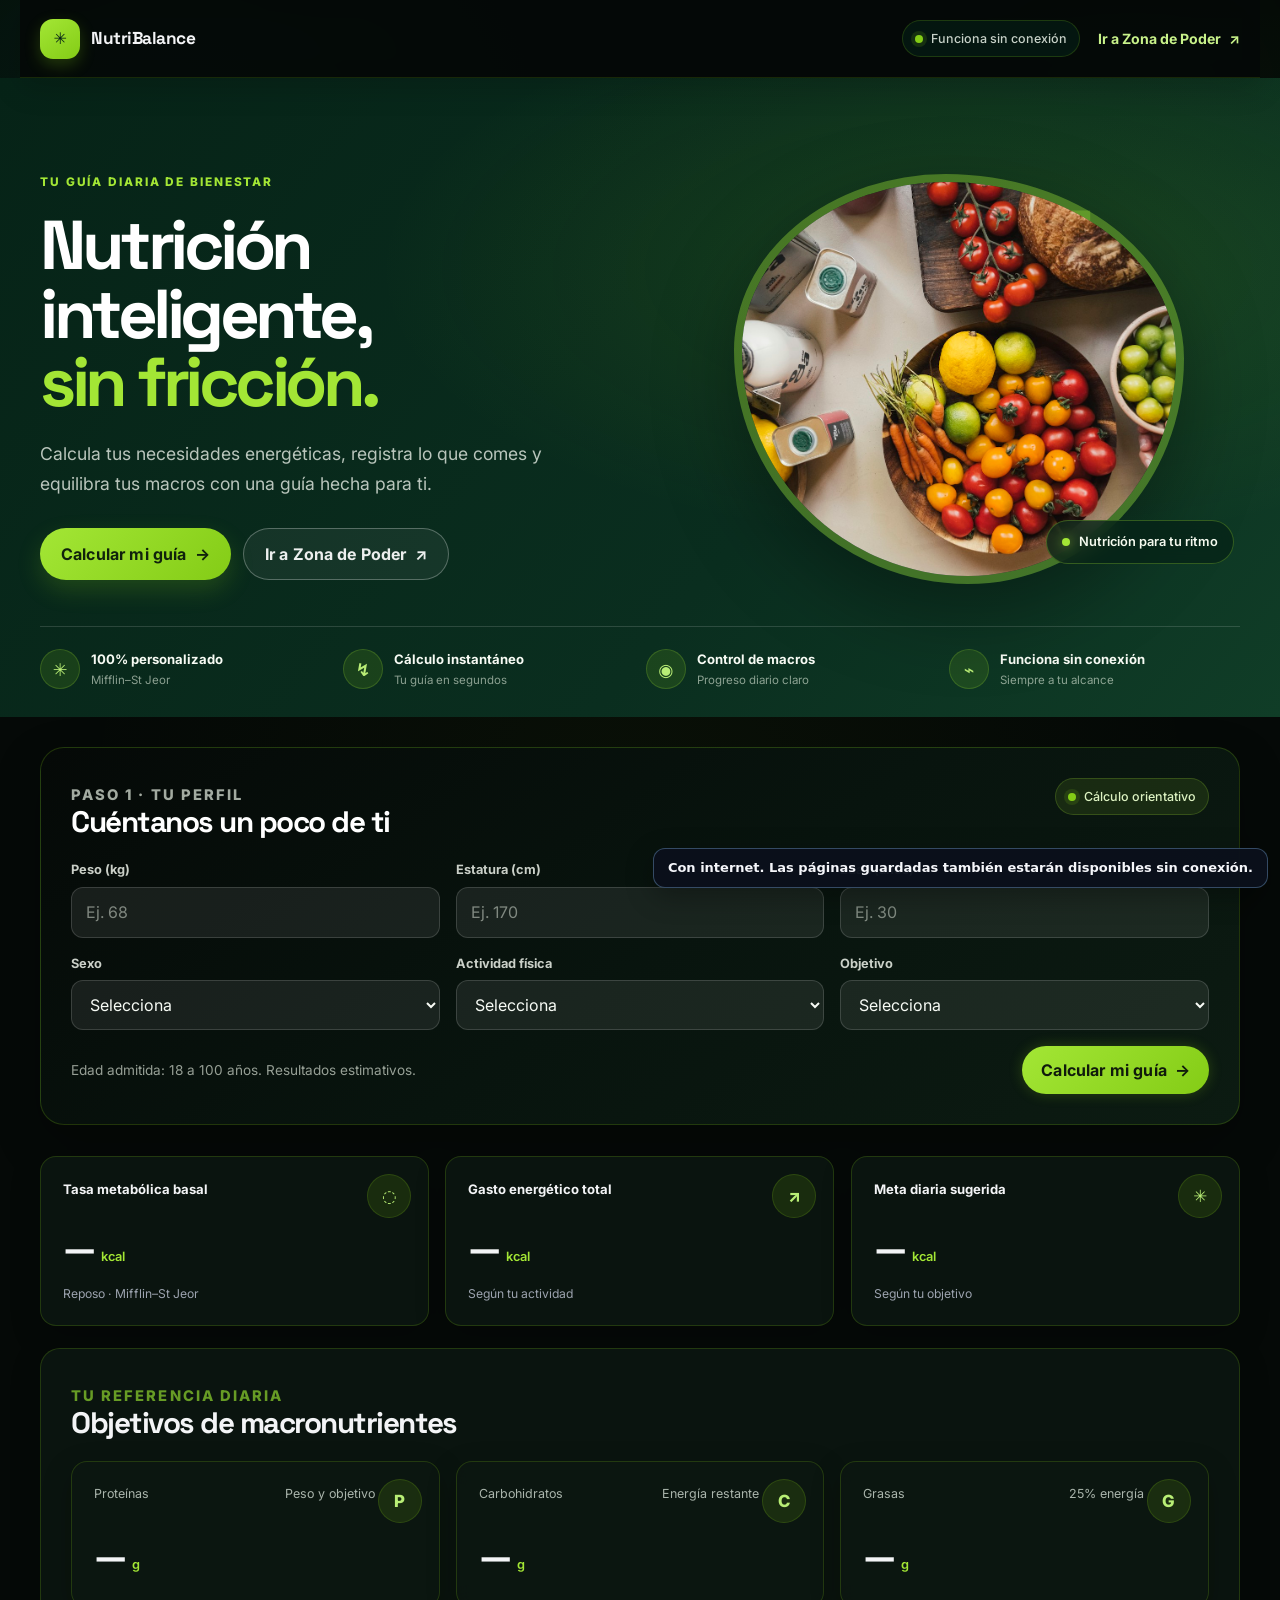
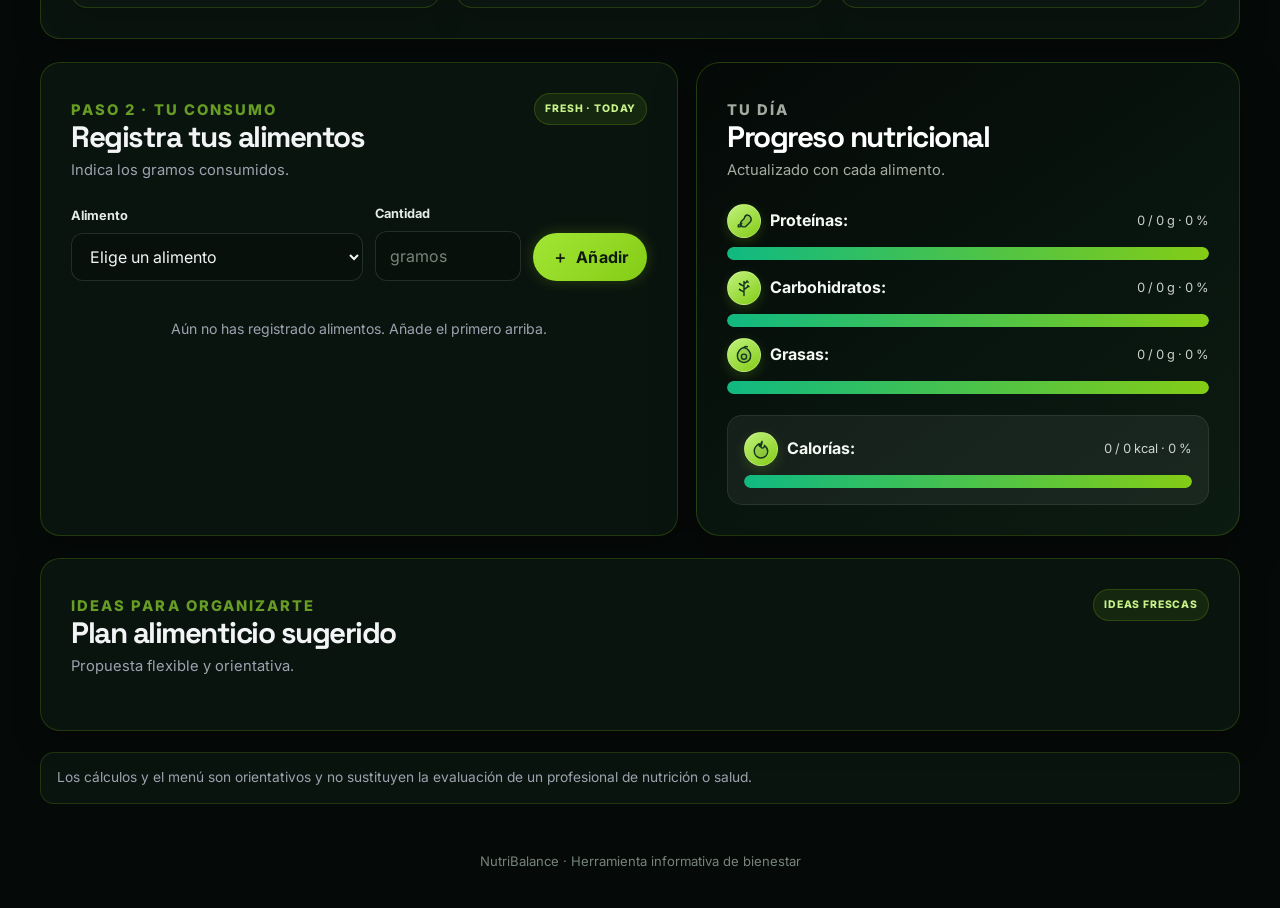
<file: MACROS.html>
<!DOCTYPE html>
<html lang="es">
<head>
  <meta charset="UTF-8">
  <meta name="viewport" content="width=device-width, initial-scale=1">
  <meta name="theme-color" content="#050907">
  <link rel="manifest" href="manifest.webmanifest">
  <link rel="preconnect" href="https://fonts.googleapis.com">
  <link rel="preconnect" href="https://fonts.gstatic.com" crossorigin>
  <link href="https://fonts.googleapis.com/css2?family=Inter:wght@400;500;600;700;800&family=Space+Grotesk:wght@500;700&display=swap" rel="stylesheet">
  <link rel="stylesheet" href="assets/css/premium.css">
  <title>NutriBalance | Macros y bienestar</title>
  <link rel="stylesheet" href="assets/css/macros.css">
</head>
<body>
  <div class="app-shell">
    <header class="topbar">
      <div class="brand"><span class="brand-mark" aria-hidden="true">✳</span><span>NutriBalance</span></div>
      <div class="topbar-actions">
        <span class="local-badge">Funciona sin conexión</span>
        <a class="header-link" href="index.html">Ir a Zona de Poder <span aria-hidden="true">↗</span></a>
      </div>
    </header>
    <main>
      <section class="hero" aria-labelledby="page-title">
        <div class="hero-inner">
          <div class="hero-copy-column">
            <p class="eyebrow">Tu guía diaria de bienestar</p>
            <h1 id="page-title">Nutrición inteligente,<br><span>sin fricción.</span></h1>
            <p class="hero-copy">Calcula tus necesidades energéticas, registra lo que comes y equilibra tus macros con una guía hecha para ti.</p>
            <div class="hero-actions">
              <a class="primary-button" href="#profile-title">Calcular mi guía <span aria-hidden="true">→</span></a>
              <a class="secondary-button official-link" href="index.html">Ir a Zona de Poder <span aria-hidden="true">↗</span></a>
            </div>
          </div>
          <div class="hero-visual" aria-label="Frutas y verduras frescas" role="img">
            <span class="hero-letter" aria-hidden="true">N</span>
            <img src="assets/img/nutribalance-hero.jpg" alt="Frutas y verduras frescas, aguacates, tomates y cítricos" fetchpriority="high">
            <span class="hero-image-caption"><span class="caption-dot"></span> Nutrición para tu ritmo</span>
          </div>
          <div class="hero-features" aria-label="Ventajas de NutriBalance">
            <div class="hero-feature"><span class="feature-icon" aria-hidden="true">✳</span><span><strong>100% personalizado</strong><small>Mifflin–St Jeor</small></span></div>
            <div class="hero-feature"><span class="feature-icon" aria-hidden="true">↯</span><span><strong>Cálculo instantáneo</strong><small>Tu guía en segundos</small></span></div>
            <div class="hero-feature"><span class="feature-icon" aria-hidden="true">◉</span><span><strong>Control de macros</strong><small>Progreso diario claro</small></span></div>
            <div class="hero-feature"><span class="feature-icon" aria-hidden="true">⌁</span><span><strong>Funciona sin conexión</strong><small>Siempre a tu alcance</small></span></div>
          </div>
        </div>
      </section>

      <section class="card profile-card profile-banner" aria-labelledby="profile-title">
        <div class="section-heading">
          <div><p class="section-kicker">Paso 1 · Tu perfil</p><h2 id="profile-title">Cuéntanos un poco de ti</h2></div>
          <span class="local-badge">Cálculo orientativo</span>
        </div>
        <form id="profile-form" novalidate>
          <div class="form-grid">
            <div class="field"><label for="weight">Peso (kg)</label><input id="weight" name="weight" type="number" min="20" max="350" step="0.1" placeholder="Ej. 68" required></div>
            <div class="field"><label for="height">Estatura (cm)</label><input id="height" name="height" type="number" min="100" max="250" step="0.1" placeholder="Ej. 170" required></div>
            <div class="field"><label for="age">Edad (años)</label><input id="age" name="age" type="number" min="18" max="100" step="1" placeholder="Ej. 30" required></div>
            <div class="field"><label for="sex">Sexo</label><select id="sex" name="sex" required><option value="">Selecciona</option><option value="male">Masculino</option><option value="female">Femenino</option></select></div>
            <div class="field"><label for="activity">Actividad física</label><select id="activity" name="activity" required><option value="">Selecciona</option><option value="1.2">Sedentario</option><option value="1.375">Ligero</option><option value="1.55">Moderado</option><option value="1.725">Intenso</option><option value="1.9">Muy intenso</option></select></div>
            <div class="field"><label for="goal">Objetivo</label><select id="goal" name="goal" required><option value="">Selecciona</option><option value="lose">Bajar peso</option><option value="maintain">Mantener peso</option><option value="gain">Ganar masa muscular</option></select></div>
          </div>
          <div class="form-footer" style="display:flex;gap:12px;align-items:center;justify-content:space-between;flex-wrap:wrap;margin-top:16px">
            <span class="form-note" style="color:var(--muted);font-size:.85rem">Edad admitida: 18 a 100 años. Resultados estimativos.</span>
            <button class="primary-button" type="submit">Calcular mi guía <span aria-hidden="true">→</span></button>
          </div>
          <p class="error-message" id="profile-error" role="alert" aria-live="polite"></p>
        </form>
      </section>

      <section class="results" id="results" aria-live="polite">
        <div class="summary-grid">
          <article class="metric-card"><div class="metric-label">Tasa metabólica basal</div><div class="metric-value"><span id="bmr-value">—</span> <span class="metric-unit">kcal</span></div><div class="metric-caption">Reposo · Mifflin–St Jeor</div></article>
          <article class="metric-card"><div class="metric-label">Gasto energético total</div><div class="metric-value"><span id="tdee-value">—</span> <span class="metric-unit">kcal</span></div><div class="metric-caption">Según tu actividad</div></article>
          <article class="metric-card"><div class="metric-label">Meta diaria sugerida</div><div class="metric-value"><span id="calorie-target">—</span> <span class="metric-unit">kcal</span></div><div class="metric-caption" id="goal-caption">Según tu objetivo</div></article>
        </div>
        <section class="card" aria-labelledby="macro-target-title">
          <div class="section-heading"><div><p class="section-kicker">Tu referencia diaria</p><h2 id="macro-target-title">Objetivos de macronutrientes</h2></div></div>
          <div class="macro-targets">
            <div class="macro-target"><div class="macro-target-top"><span class="macro-target-name"><i class="dot protein-dot"></i>Proteínas</span><span class="macro-target-name">Peso y objetivo</span></div><div class="macro-target-value"><span id="protein-target">—</span> <span class="metric-unit">g</span></div></div>
            <div class="macro-target"><div class="macro-target-top"><span class="macro-target-name"><i class="dot carb-dot"></i>Carbohidratos</span><span class="macro-target-name">Energía restante</span></div><div class="macro-target-value"><span id="carb-target">—</span> <span class="metric-unit">g</span></div></div>
            <div class="macro-target"><div class="macro-target-top"><span class="macro-target-name"><i class="dot fat-dot"></i>Grasas</span><span class="macro-target-name">25% energía</span></div><div class="macro-target-value"><span id="fat-target">—</span> <span class="metric-unit">g</span></div></div>
          </div>
        </section>

        <div class="main-grid">
          <section class="card food-card" aria-labelledby="food-title">
            <div class="section-heading"><div><p class="section-kicker">Paso 2 · Tu consumo</p><h2 id="food-title">Registra tus alimentos</h2><p>Indica los gramos consumidos.</p></div><span class="fresh-badge">Fresh · Today</span></div>
            <form id="food-form" class="food-entry">
              <div class="field"><label for="food-select">Alimento</label>
                <select id="food-select" class="food-select" required>
                  <option value="">Elige un alimento</option>
                  <optgroup label="Cereales"><option value="rice">Arroz cocido</option><option value="oats">Avena</option><option value="bread">Pan integral</option><option value="potato">Papa cocida</option></optgroup>
                  <optgroup label="Proteínas"><option value="chicken">Pollo cocido</option><option value="beef">Carne de res magra</option><option value="tuna">Atún escurrido</option><option value="egg">Huevo cocido</option></optgroup>
                  <optgroup label="Frutas"><option value="apple">Manzana</option><option value="banana">Banano</option><option value="orange">Naranja</option></optgroup>
                  <optgroup label="Verduras"><option value="broccoli">Brócoli</option><option value="carrot">Zanahoria</option><option value="tomato">Tomate</option></optgroup>
                  <optgroup label="Lácteos"><option value="milk">Leche</option><option value="yogurt">Yogur natural</option><option value="cheese">Queso</option></optgroup>
                  <optgroup label="Grasas saludables"><option value="avocado">Aguacate</option><option value="almonds">Almendras</option><option value="oliveOil">Aceite de oliva</option></optgroup>
                </select>
              </div>
              <div class="field"><label for="food-grams">Cantidad</label><input id="food-grams" type="number" min="1" max="10000" step="1" placeholder="gramos" required></div>
              <button class="primary-button" type="submit"><span aria-hidden="true">＋</span> Añadir</button>
            </form>
            <p class="error-message" id="food-error" role="alert" aria-live="polite"></p>
            <div class="food-list" id="food-list" aria-live="polite"><div class="empty-state">Aún no has registrado alimentos. Añade el primero arriba.</div></div>
          </section>

          <section class="card progress-card" aria-labelledby="progress-title">
            <div class="section-heading"><div><p class="section-kicker">Tu día</p><h2 id="progress-title">Progreso nutricional</h2><p>Actualizado con cada alimento.</p></div></div>
            <div class="progress-list">
              <div class="progress-item"><div class="progress-top"><span class="progress-label"><span class="macro-icon" aria-hidden="true"><svg viewBox="0 0 24 24"><path d="M15.2 4.8a5.1 5.1 0 0 1 4 8.6l-4.5 4.5a4 4 0 0 1-5.7-5.7l3.3-3.3a5.1 5.1 0 0 1 2.9-4.1Z"/><path d="m9.4 14.6-2 2-2.2.1-.1 2.2 2.2.1 1.6-1.6"/></svg></span>Proteínas:</span><span class="progress-numbers" id="protein-progress-text">0 / 0 g · 0 %</span></div><div class="progress-track" role="progressbar" aria-label="Proteínas consumidas" aria-valuemin="0" aria-valuemax="100" aria-valuenow="0"><div class="progress-fill protein-fill" id="protein-progress"></div></div></div>
              <div class="progress-item"><div class="progress-top"><span class="progress-label"><span class="macro-icon" aria-hidden="true"><svg viewBox="0 0 24 24"><path d="M12 21V4M12 10 7 7M12 14l5-4M12 17l-5-3M12 7l4-3"/><path d="M6.5 6.7 8 8M16.5 9 18 10.5M6.5 13.5 8 15M15.5 3.5 17 5"/></svg></span>Carbohidratos:</span><span class="progress-numbers" id="carb-progress-text">0 / 0 g · 0 %</span></div><div class="progress-track" role="progressbar" aria-label="Carbohidratos consumidos" aria-valuemin="0" aria-valuemax="100" aria-valuenow="0"><div class="progress-fill carb-fill" id="carb-progress"></div></div></div>
              <div class="progress-item"><div class="progress-top"><span class="progress-label"><span class="macro-icon" aria-hidden="true"><svg viewBox="0 0 24 24"><path d="M12 21c-4.8 0-8-3.5-8-8.1C4 8 8.2 3.5 12 3c3.8.5 8 5 8 9.9 0 4.6-3.2 8.1-8 8.1Z"/><circle cx="12" cy="14" r="3.1"/><path d="M12 3c1.1-1.2 2.6-1.6 4-1"/></svg></span>Grasas:</span><span class="progress-numbers" id="fat-progress-text">0 / 0 g · 0 %</span></div><div class="progress-track" role="progressbar" aria-label="Grasas consumidas" aria-valuemin="0" aria-valuemax="100" aria-valuenow="0"><div class="progress-fill fat-fill" id="fat-progress"></div></div></div>
            </div>
            <div class="calorie-summary"><div class="progress-top"><span class="progress-label"><span class="macro-icon" aria-hidden="true"><svg viewBox="0 0 24 24"><path d="M13.2 2.8c.8 3-1.2 4.2-1.2 6.1 0 1.1.8 1.9 1.8 1.9 1.6 0 2.5-1.7 2.2-3.2 2.7 2 4.1 4.5 4.1 7.1a8.1 8.1 0 0 1-16.2 0c0-3.6 2.1-6.8 6-9.1-.4 2.1.1 3.2 1.2 3.6.1-2.7 1.1-4.7 2.1-6.4Z"/></svg></span>Calorías:</span><span class="progress-numbers" id="calorie-progress-text">0 / 0 kcal · 0 %</span></div><div class="progress-track" role="progressbar" aria-label="Calorías consumidas" aria-valuemin="0" aria-valuemax="100" aria-valuenow="0"><div class="progress-fill calorie-fill" id="calorie-progress"></div></div></div>
          </section>
        </div>

        <section class="card meal-section" aria-labelledby="meal-title">
          <div class="section-heading"><div><p class="section-kicker">Ideas para organizarte</p><h2 id="meal-title">Plan alimenticio sugerido</h2><p>Propuesta flexible y orientativa.</p></div><span class="fresh-badge">Ideas frescas</span></div>
          <div class="meal-grid" id="meal-grid"></div>
        </section>
        <p class="disclaimer">Los cálculos y el menú son orientativos y no sustituyen la evaluación de un profesional de nutrición o salud.</p>
      </section>
    </main>
    <footer class="footer">NutriBalance · Herramienta informativa de bienestar</footer>
  </div>

  <script>
    "use strict";

    const foods = {
      rice:     { name: "Arroz cocido", group: "Cereales", protein: 2.7, carbs: 28.2, fat: 0.3, calories: 130 },
      oats:     { name: "Avena", group: "Cereales", protein: 16.9, carbs: 66.3, fat: 6.9, calories: 389 },
      bread:    { name: "Pan integral", group: "Cereales", protein: 12.5, carbs: 43.3, fat: 3.5, calories: 247 },
      potato:   { name: "Papa cocida", group: "Cereales", protein: 1.9, carbs: 20.1, fat: 0.1, calories: 87 },
      chicken:  { name: "Pollo cocido", group: "Proteínas", protein: 31, carbs: 0, fat: 3.6, calories: 165 },
      beef:     { name: "Carne de res magra", group: "Proteínas", protein: 26, carbs: 0, fat: 10, calories: 217 },
      tuna:     { name: "Atún escurrido", group: "Proteínas", protein: 29, carbs: 0, fat: 1, calories: 132 },
      egg:      { name: "Huevo cocido", group: "Proteínas", protein: 12.6, carbs: 0.7, fat: 10.6, calories: 155 },
      apple:    { name: "Manzana", group: "Frutas", protein: 0.3, carbs: 13.8, fat: 0.2, calories: 52 },
      banana:   { name: "Banano", group: "Frutas", protein: 1.1, carbs: 22.8, fat: 0.3, calories: 89 },
      orange:   { name: "Naranja", group: "Frutas", protein: 0.9, carbs: 11.8, fat: 0.1, calories: 47 },
      broccoli: { name: "Brócoli", group: "Verduras", protein: 2.8, carbs: 6.6, fat: 0.4, calories: 34 },
      carrot:   { name: "Zanahoria", group: "Verduras", protein: 0.9, carbs: 9.6, fat: 0.2, calories: 41 },
      tomato:   { name: "Tomate", group: "Verduras", protein: 0.9, carbs: 3.9, fat: 0.2, calories: 18 },
      milk:     { name: "Leche", group: "Lácteos", protein: 3.4, carbs: 4.8, fat: 3.3, calories: 61 },
      yogurt:   { name: "Yogur natural", group: "Lácteos", protein: 3.5, carbs: 4.7, fat: 3.3, calories: 61 },
      cheese:   { name: "Queso", group: "Lácteos", protein: 25, carbs: 1.3, fat: 33, calories: 402 },
      avocado:  { name: "Aguacate", group: "Grasas saludables", protein: 2, carbs: 8.5, fat: 14.7, calories: 160 },
      almonds:  { name: "Almendras", group: "Grasas saludables", protein: 21.2, carbs: 21.6, fat: 49.9, calories: 579 },
      oliveOil: { name: "Aceite de oliva", group: "Grasas saludables", protein: 0, carbs: 0, fat: 100, calories: 884 }
    };

    const state = { targets: null, entries: [] };
    const profileForm = document.getElementById("profile-form");
    const profileError = document.getElementById("profile-error");
    const foodForm = document.getElementById("food-form");
    const foodError = document.getElementById("food-error");
    const foodList = document.getElementById("food-list");

    function formatNumber(value, decimals = 0) {
      return new Intl.NumberFormat("es", { minimumFractionDigits: 0, maximumFractionDigits: decimals }).format(value);
    }

    const numberAnimations = new WeakMap();
    function animateNumber(element, target, duration = 600) {
      const previousFrame = numberAnimations.get(element);
      if (previousFrame) {
        cancelAnimationFrame(previousFrame);
        numberAnimations.delete(element);
      }

      if (window.matchMedia("(prefers-reduced-motion: reduce)").matches) {
        element.textContent = formatNumber(target);
        return;
      }

      const startTime = performance.now();
      element.classList.remove("count-up");
      void element.offsetWidth;
      element.classList.add("count-up");

      function drawNumber(now) {
        const progress = Math.min((now - startTime) / duration, 1);
        const easedProgress = 1 - Math.pow(1 - progress, 3);
        element.textContent = formatNumber(target * easedProgress);

        if (progress < 1) {
          numberAnimations.set(element, requestAnimationFrame(drawNumber));
        } else {
          numberAnimations.delete(element);
          element.classList.remove("count-up");
        }
      }

      numberAnimations.set(element, requestAnimationFrame(drawNumber));
    }

    profileForm.addEventListener("submit", (event) => {
      event.preventDefault();
      profileError.textContent = "";
      const weight = Number(document.getElementById("weight").value);
      const height = Number(document.getElementById("height").value);
      const age = Number(document.getElementById("age").value);
      const sex = document.getElementById("sex").value;
      const activity = Number(document.getElementById("activity").value);
      const goal = document.getElementById("goal").value;

      if (!Number.isFinite(weight) || weight < 20 || weight > 350 || !Number.isFinite(height) || height < 100 || height > 250 || !Number.isInteger(age) || age < 18 || age > 100 || !sex || !Number.isFinite(activity) || !goal) {
        profileError.textContent = "Revisa los datos: peso 20–350 kg, estatura 100–250 cm y edad 18–100 años. Completa también las selecciones.";
        return;
      }

      const bmr = (10 * weight) + (6.25 * height) - (5 * age) + (sex === "male" ? 5 : -161);
      const tdee = bmr * activity;
      const adjustment = goal === "lose" ? 0.85 : goal === "gain" ? 1.10 : 1;
      const calorieTarget = tdee * adjustment;
      const proteinFactor = goal === "lose" ? 1.8 : goal === "gain" ? 2 : 1.6;
      const protein = weight * proteinFactor;
      const fat = (calorieTarget * 0.25) / 9;
      const carbs = Math.max(0, (calorieTarget - (protein * 4) - (fat * 9)) / 4);

      state.targets = { bmr, tdee, calorieTarget, protein, carbs, fat };
      animateNumber(document.getElementById("bmr-value"), bmr);
      animateNumber(document.getElementById("tdee-value"), tdee);
      animateNumber(document.getElementById("calorie-target"), calorieTarget);
      animateNumber(document.getElementById("protein-target"), protein);
      animateNumber(document.getElementById("carb-target"), carbs);
      animateNumber(document.getElementById("fat-target"), fat);
      document.getElementById("goal-caption").textContent = goal === "lose" ? "Déficit moderado estimado del 15%" : goal === "gain" ? "Superávit moderado estimado del 10%" : "Mantenimiento estimado";
      document.getElementById("results").classList.add("visible");
      renderMealPlan(calorieTarget);
      updateProgress();
      document.getElementById("results").scrollIntoView({ behavior: "smooth", block: "start" });
    });

    foodForm.addEventListener("submit", (event) => {
      event.preventDefault();
      foodError.textContent = "";
      const foodId = document.getElementById("food-select").value;
      const grams = Number(document.getElementById("food-grams").value);
      if (!state.targets) { foodError.textContent = "Primero completa tu perfil para calcular tus metas diarias."; return; }
      if (!foods[foodId] || !Number.isFinite(grams) || grams < 1 || grams > 10000) { foodError.textContent = "Selecciona un alimento e indica una cantidad entre 1 y 10 000 gramos."; return; }
      state.entries.push({ id: `${Date.now()}-${Math.random()}`, foodId, grams });
      foodForm.reset();
      renderFoodList();
      updateProgress();
      document.getElementById("food-select").focus();
    });

    function renderFoodList() {
      foodList.replaceChildren();
      if (state.entries.length === 0) {
        const empty = document.createElement("div");
        empty.className = "empty-state";
        empty.textContent = "Aún no has registrado alimentos. Añade el primero arriba.";
        foodList.append(empty);
        return;
      }
      state.entries.forEach((entry) => {
        const food = foods[entry.foodId];
        const row = document.createElement("div");
        row.className = "food-row";
        const description = document.createElement("div");
        const name = document.createElement("div"); name.className = "food-row-name"; name.textContent = food.name;
        const group = document.createElement("div"); group.className = "food-row-group"; group.textContent = food.group;
        description.append(name, group);
        const gramsWrap = document.createElement("div"); gramsWrap.className = "grams-wrap";
        const gramsInput = document.createElement("input"); gramsInput.className = "grams-input"; gramsInput.type = "number"; gramsInput.min = "1"; gramsInput.max = "10000"; gramsInput.step = "1"; gramsInput.value = String(entry.grams); gramsInput.setAttribute("aria-label", `Gramos de ${food.name}`);
        gramsInput.addEventListener("input", () => { const nextGrams = Number(gramsInput.value); if (Number.isFinite(nextGrams) && nextGrams >= 1 && nextGrams <= 10000) { entry.grams = nextGrams; foodError.textContent = ""; updateProgress(); } });
        gramsInput.addEventListener("change", () => { const nextGrams = Number(gramsInput.value); if (!Number.isFinite(nextGrams) || nextGrams < 1 || nextGrams > 10000) { foodError.textContent = "La cantidad debe estar entre 1 y 10 000 gramos."; gramsInput.value = String(entry.grams); } else { entry.grams = nextGrams; foodError.textContent = ""; } updateProgress(); });
        const unit = document.createElement("span"); unit.className = "grams-unit"; unit.textContent = "g";
        gramsWrap.append(gramsInput, unit);
        const removeButton = document.createElement("button"); removeButton.className = "icon-button"; removeButton.type = "button"; removeButton.textContent = "×"; removeButton.setAttribute("aria-label", `Quitar ${food.name}`);
        removeButton.addEventListener("click", () => { state.entries = state.entries.filter((item) => item.id !== entry.id); renderFoodList(); updateProgress(); });
        row.append(description, gramsWrap, removeButton);
        foodList.append(row);
      });
    }

    function updateProgress() {
      if (!state.targets) return;
      const consumed = state.entries.reduce((total, entry) => {
        const food = foods[entry.foodId]; const portion = entry.grams / 100;
        total.protein += food.protein * portion; total.carbs += food.carbs * portion; total.fat += food.fat * portion; total.calories += food.calories * portion; return total;
      }, { protein: 0, carbs: 0, fat: 0, calories: 0 });
      setProgress("protein", consumed.protein, state.targets.protein, "g");
      setProgress("carb", consumed.carbs, state.targets.carbs, "g");
      setProgress("fat", consumed.fat, state.targets.fat, "g");
      setProgress("calorie", consumed.calories, state.targets.calorieTarget, "kcal");
    }

    function setProgress(key, current, target, unit) {
      const percentage = target > 0 ? (current / target) * 100 : 0;
      const roundedPercentage = Math.round(percentage);
      document.getElementById(`${key}-progress`).style.width = `${Math.min(percentage, 100)}%`;
      document.getElementById(`${key}-progress-text`).textContent = `${formatNumber(current, 1)} / ${formatNumber(target)} ${unit} · ${roundedPercentage} %`;
      const progressBar = document.getElementById(`${key}-progress`).parentElement;
      progressBar.setAttribute("aria-valuenow", String(Math.min(roundedPercentage, 100)));
      progressBar.setAttribute("aria-valuetext", `${roundedPercentage}% de la meta`);
    }

    function renderMealPlan(calories) {
      const meals = [
        { time: "7:00 – 9:00", name: "Desayuno", share: .25, text: "Avena con leche y banano, más un huevo cocido." },
        { time: "10:00 – 11:30", name: "Refrigerio mañana", share: .10, text: "Yogur natural con manzana o naranja." },
        { time: "12:30 – 14:30", name: "Almuerzo", share: .35, text: "Pollo a la plancha, arroz, brócoli y aguacate." },
        { time: "15:30 – 17:00", name: "Refrigerio tarde", share: .10, text: "Pan integral con queso fresco y tomate." },
        { time: "19:00 – 21:00", name: "Cena", share: .20, text: "Atún con papa cocida, zanahoria y ensalada." }
      ];
      const grid = document.getElementById("meal-grid");
      grid.replaceChildren();
      meals.forEach((meal) => {
        const card = document.createElement("article");
        card.className = "meal-card";
        card.innerHTML = `<div class="meal-time">${meal.time}</div><h3>${meal.name}</h3><p>${meal.text}</p><span class="meal-calories">Referencia: ${formatNumber(calories * meal.share)} kcal</span>`;
        grid.append(card);
      });
    }
  </script>
  <script src="assets/js/ui.js" defer></script>
  <script src="pwa.js"></script>
</body>
</html>
</file>
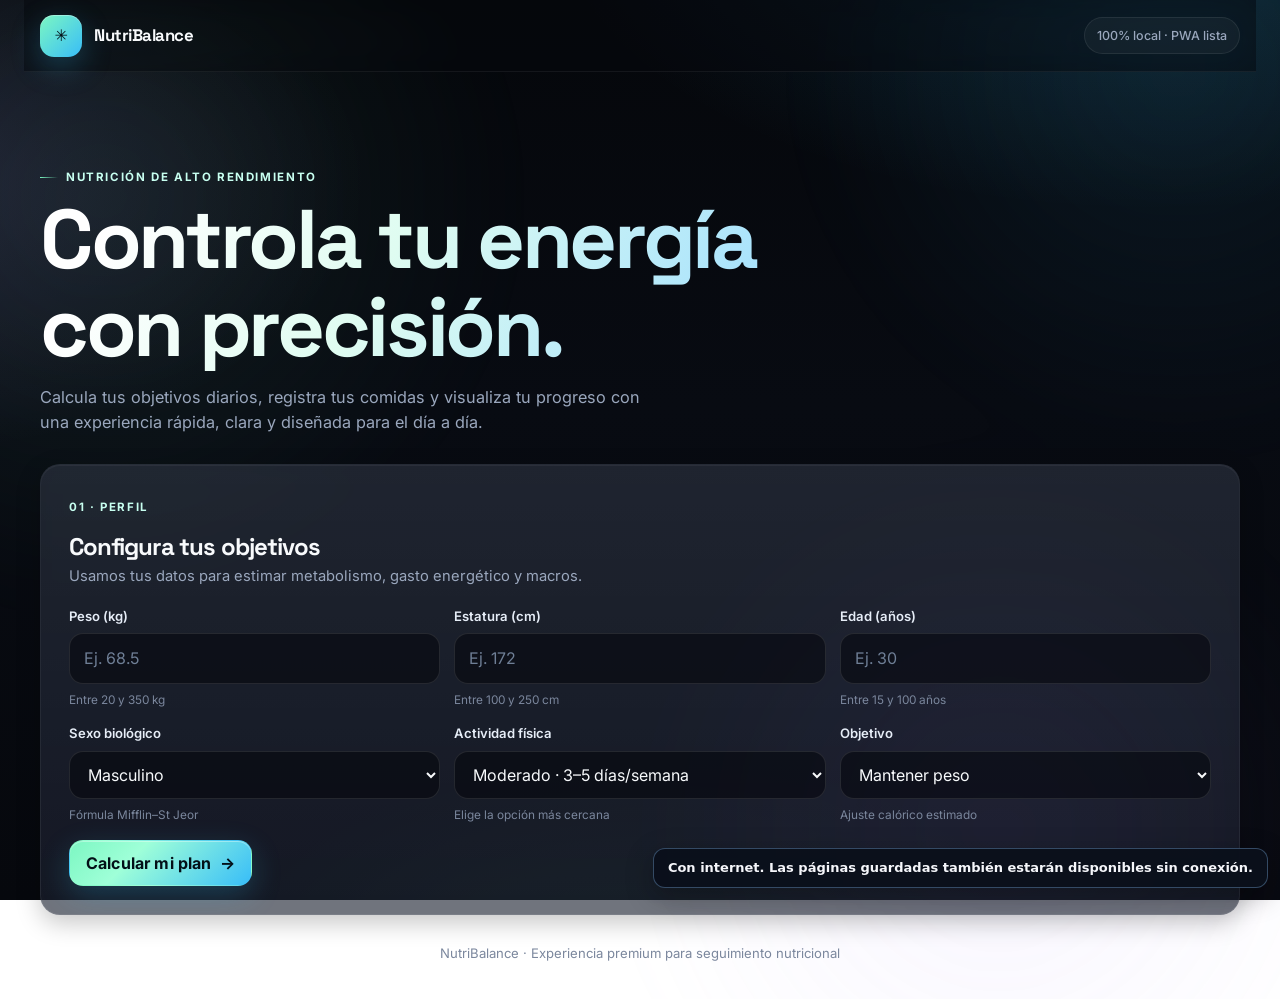
<file: pagina2.html>
<!DOCTYPE html>
<html lang="es">
<head>
  <meta charset="UTF-8">
  <meta name="viewport" content="width=device-width, initial-scale=1.0">
  <meta name="theme-color" content="#06080d">
  <link rel="manifest" href="manifest.webmanifest">
  <link rel="preconnect" href="https://fonts.googleapis.com">
  <link rel="preconnect" href="https://fonts.gstatic.com" crossorigin>
  <link href="https://fonts.googleapis.com/css2?family=Inter:wght@400;500;600;700;800&family=Space+Grotesk:wght@500;700&display=swap" rel="stylesheet">
  <link rel="stylesheet" href="assets/css/premium.css">
  <title>NutriBalance | Nutrición inteligente</title>
</head>
<body>
  <div class="page-shell">
    <header class="topbar">
      <div class="brand"><span class="brand-mark" aria-hidden="true">✳</span><span>NutriBalance</span></div>
      <span class="local-badge">100% local · PWA lista</span>
    </header>

    <main>
      <section class="hero" aria-labelledby="page-title">
        <div>
          <p class="eyebrow">Nutrición de alto rendimiento</p>
          <h1 id="page-title">Controla tu energía con precisión.</h1>
          <p class="hero-copy">Calcula tus objetivos diarios, registra tus comidas y visualiza tu progreso con una experiencia rápida, clara y diseñada para el día a día.</p>
        </div>
      </section>

      <section class="card section-card" aria-labelledby="profile-title">
        <div class="section-heading">
          <div><span class="step-label">01 · Perfil</span><h2 id="profile-title" style="margin-top:7px">Configura tus objetivos</h2><p>Usamos tus datos para estimar metabolismo, gasto energético y macros.</p></div>
        </div>
        <form id="profile-form" novalidate>
          <div class="form-grid">
            <div class="field">
              <label for="weight">Peso <span>(kg)</span></label>
              <input id="weight" name="weight" type="number" min="20" max="350" step="0.1" placeholder="Ej. 68.5" required>
              <span class="field-hint">Entre 20 y 350 kg</span>
            </div>
            <div class="field">
              <label for="height">Estatura <span>(cm)</span></label>
              <input id="height" name="height" type="number" min="100" max="250" step="0.1" placeholder="Ej. 172" required>
              <span class="field-hint">Entre 100 y 250 cm</span>
            </div>
            <div class="field">
              <label for="age">Edad <span>(años)</span></label>
              <input id="age" name="age" type="number" min="15" max="100" step="1" placeholder="Ej. 30" required>
              <span class="field-hint">Entre 15 y 100 años</span>
            </div>
            <div class="field">
              <label for="sex">Sexo biológico</label>
              <select id="sex" name="sex" required>
                <option value="male">Masculino</option>
                <option value="female">Femenino</option>
              </select>
              <span class="field-hint">Fórmula Mifflin–St Jeor</span>
            </div>
            <div class="field">
              <label for="activity">Actividad física</label>
              <select id="activity" name="activity" required>
                <option value="1.2">Sedentario</option>
                <option value="1.375">Ligero · 1–3 días/semana</option>
                <option value="1.55" selected>Moderado · 3–5 días/semana</option>
                <option value="1.725">Intenso · 6–7 días/semana</option>
                <option value="1.9">Muy intenso · trabajo físico o doble sesión</option>
              </select>
              <span class="field-hint">Elige la opción más cercana</span>
            </div>
            <div class="field">
              <label for="goal">Objetivo</label>
              <select id="goal" name="goal" required>
                <option value="lose">Bajar peso</option>
                <option value="maintain" selected>Mantener peso</option>
                <option value="gain">Ganar masa muscular</option>
              </select>
              <span class="field-hint">Ajuste calórico estimado</span>
            </div>
          </div>
          <div class="button-row">
            <button class="button" type="submit">Calcular mi plan <span aria-hidden="true">→</span></button>
          </div>
          <p class="message" id="profile-message" role="alert" aria-live="polite"></p>
        </form>
      </section>

      <section class="dashboard" id="dashboard" aria-live="polite">
        <div class="summary-grid">
          <article class="card metric">
            <div class="metric-label">Metabolismo basal</div>
            <div class="metric-value"><span id="bmr-value">—</span><span class="metric-unit">kcal/día</span></div>
            <div class="metric-note">En reposo · Mifflin–St Jeor</div>
          </article>
          <article class="card metric">
            <div class="metric-label">Gasto total estimado</div>
            <div class="metric-value"><span id="tdee-value">—</span><span class="metric-unit">kcal/día</span></div>
            <div class="metric-note">Incluye tu nivel de actividad</div>
          </article>
          <article class="card metric">
            <div class="metric-label">Meta de calorías</div>
            <div class="metric-value"><span id="target-calories">—</span><span class="metric-unit">kcal/día</span></div>
            <div class="metric-note" id="goal-note">Según tu objetivo</div>
          </article>
          <article class="card metric">
            <div class="metric-label">Proteína diaria</div>
            <div class="metric-value"><span id="target-protein">—</span><span class="metric-unit">g</span></div>
            <div class="metric-note">Meta recomendada</div>
          </article>
        </div>

        <div class="content-grid">
          <section class="card section-card" aria-labelledby="progress-title">
            <div class="section-heading">
              <div><span class="step-label">02 · Progreso</span><h2 id="progress-title" style="margin-top:7px">Avance diario</h2><p>Comparación entre lo consumido y tus metas.</p></div>
            </div>
            <div class="progress-list">
              <div>
                <div class="progress-head"><span>Proteínas</span><span id="protein-progress-label">0 / 0 g · 0%</span></div>
                <div class="track" role="progressbar" aria-label="Proteínas completadas" aria-valuemin="0" aria-valuemax="100" aria-valuenow="0"><div class="fill protein" id="protein-bar"></div></div>
              </div>
              <div>
                <div class="progress-head"><span>Carbohidratos</span><span id="carbs-progress-label">0 / 0 g · 0%</span></div>
                <div class="track" role="progressbar" aria-label="Carbohidratos completados" aria-valuemin="0" aria-valuemax="100" aria-valuenow="0"><div class="fill carbs" id="carbs-bar"></div></div>
              </div>
              <div>
                <div class="progress-head"><span>Grasas</span><span id="fat-progress-label">0 / 0 g · 0%</span></div>
                <div class="track" role="progressbar" aria-label="Grasas completadas" aria-valuemin="0" aria-valuemax="100" aria-valuenow="0"><div class="fill fat" id="fat-bar"></div></div>
              </div>
              <div>
                <div class="progress-head"><span>Calorías</span><span id="calories-progress-label">0 / 0 kcal · 0%</span></div>
                <div class="track" role="progressbar" aria-label="Calorías completadas" aria-valuemin="0" aria-valuemax="100" aria-valuenow="0"><div class="fill calories" id="calories-bar"></div></div>
              </div>
            </div>
            <p class="progress-footnote" style="margin-top:14px;color:var(--muted);font-size:.84rem">Las barras muestran avance hasta la meta; pueden superar el 100%.</p>
          </section>

          <section class="card section-card" aria-labelledby="plan-title">
            <div class="section-heading">
              <div><span class="step-label">04 · Plan</span><h2 id="plan-title" style="margin-top:7px">Idea para hoy</h2><p>Distribución orientativa de comidas.</p></div>
            </div>
            <div class="meal-list" id="meal-list"></div>
            <p class="plan-note" style="margin-top:14px;color:var(--muted);font-size:.84rem">Ajusta porciones y preferencias con apoyo profesional si lo necesitas.</p>
          </section>
        </div>

        <section class="card section-card" aria-labelledby="food-title">
          <div class="section-heading">
            <div><span class="step-label">03 · Registro</span><h2 id="food-title" style="margin-top:7px">Alimentos consumidos</h2><p>Selecciona un alimento y registra la cantidad en gramos.</p></div>
          </div>
          <form class="food-form" id="food-form" novalidate>
            <div class="field">
              <label for="food-select">Alimento</label>
              <select id="food-select" name="food" required aria-label="Seleccionar alimento"></select>
            </div>
            <div class="field">
              <label for="food-grams">Cantidad (g)</label>
              <input id="food-grams" name="grams" type="number" min="1" max="5000" step="1" placeholder="Ej. 150" required>
            </div>
            <button class="button" type="submit">＋ Agregar</button>
          </form>
          <p class="message" id="food-message" role="alert" aria-live="polite"></p>
          <div class="table-wrap">
            <table class="food-table">
              <thead><tr><th>Alimento</th><th>Cantidad</th><th>Proteínas</th><th>Carbohidratos</th><th>Grasas</th><th>Calorías</th><th><span class="sr-only">Acción</span></th></tr></thead>
              <tbody id="food-rows"><tr class="empty-row"><td colspan="7">Aún no agregas alimentos a tu registro.</td></tr></tbody>
            </table>
          </div>
          <div class="food-totals" id="food-totals" aria-live="polite">
            <span>Total consumido:</span><span><strong>0 g</strong> proteína</span><span><strong>0 g</strong> carbohidratos</span><span><strong>0 g</strong> grasas</span><span><strong>0 kcal</strong></span>
          </div>
        </section>

        <p class="notice">Esta calculadora ofrece estimaciones generales y no reemplaza la valoración de un profesional de la salud.</p>
      </section>
    </main>
    <footer>NutriBalance · Experiencia premium para seguimiento nutricional</footer>
  </div>

  <script>
    "use strict";

    const foods = [
      { group: "Cereales", name: "Arroz cocido", protein: 2.7, carbs: 28.2, fat: 0.3 },
      { group: "Cereales", name: "Avena", protein: 16.9, carbs: 66.3, fat: 6.9 },
      { group: "Cereales", name: "Pan integral", protein: 12.5, carbs: 43.3, fat: 3.5 },
      { group: "Cereales", name: "Papa cocida", protein: 1.9, carbs: 20.1, fat: 0.1 },
      { group: "Proteínas", name: "Pollo cocido", protein: 31, carbs: 0, fat: 3.6 },
      { group: "Proteínas", name: "Carne de res magra cocida", protein: 26, carbs: 0, fat: 10 },
      { group: "Proteínas", name: "Atún en agua escurrido", protein: 25.5, carbs: 0, fat: 0.8 },
      { group: "Proteínas", name: "Huevo entero", protein: 12.6, carbs: 0.7, fat: 9.5 },
      { group: "Frutas", name: "Manzana", protein: 0.3, carbs: 13.8, fat: 0.2 },
      { group: "Frutas", name: "Banano", protein: 1.1, carbs: 22.8, fat: 0.3 },
      { group: "Frutas", name: "Naranja", protein: 0.9, carbs: 11.8, fat: 0.1 },
      { group: "Verduras", name: "Brócoli", protein: 2.8, carbs: 6.6, fat: 0.4 },
      { group: "Verduras", name: "Zanahoria", protein: 0.9, carbs: 9.6, fat: 0.2 },
      { group: "Verduras", name: "Tomate", protein: 0.9, carbs: 3.9, fat: 0.2 },
      { group: "Lácteos", name: "Leche (entera)", protein: 3.2, carbs: 4.8, fat: 3.3 },
      { group: "Lácteos", name: "Yogur natural", protein: 3.5, carbs: 4.7, fat: 3.3 },
      { group: "Lácteos", name: "Queso fresco", protein: 18, carbs: 3, fat: 20 },
      { group: "Grasas saludables", name: "Aguacate", protein: 2, carbs: 8.5, fat: 14.7 },
      { group: "Grasas saludables", name: "Almendras", protein: 21.2, carbs: 21.6, fat: 49.9 },
      { group: "Grasas saludables", name: "Aceite de oliva", protein: 0, carbs: 0, fat: 100 }
    ];

    const profileForm = document.querySelector("#profile-form");
    const foodForm = document.querySelector("#food-form");
    const foodSelect = document.querySelector("#food-select");
    const foodRows = document.querySelector("#food-rows");
    const profileMessage = document.querySelector("#profile-message");
    const foodMessage = document.querySelector("#food-message");
    const dashboard = document.querySelector("#dashboard");
    let targets = null;
    let entries = [];
    let nextEntryId = 1;

    const formatNumber = (value, decimals = 0) => new Intl.NumberFormat("es", {
      minimumFractionDigits: decimals,
      maximumFractionDigits: decimals
    }).format(value);

    function nutritionFor(food, grams) {
      const factor = grams / 100;
      const protein = food.protein * factor;
      const carbs = food.carbs * factor;
      const fat = food.fat * factor;
      return { protein, carbs, fat, calories: protein * 4 + carbs * 4 + fat * 9 };
    }

    function populateFoodSelect() {
      const groups = new Map();
      foods.forEach((food, index) => {
        if (!groups.has(food.group)) {
          const group = document.createElement("optgroup");
          group.label = food.group;
          groups.set(food.group, group);
          foodSelect.append(group);
        }
        const option = document.createElement("option");
        option.value = String(index);
        option.textContent = food.name;
        groups.get(food.group).append(option);
      });
    }

    function readProfile() {
      const weight = Number(profileForm.elements.weight.value);
      const height = Number(profileForm.elements.height.value);
      const age = Number(profileForm.elements.age.value);
      const sex = profileForm.elements.sex.value;
      const activity = Number(profileForm.elements.activity.value);
      const goal = profileForm.elements.goal.value;

      if (!Number.isFinite(weight) || weight < 20 || weight > 350) return { error: "Ingresa un peso entre 20 y 350 kg." };
      if (!Number.isFinite(height) || height < 100 || height > 250) return { error: "Ingresa una estatura entre 100 y 250 cm." };
      if (!Number.isInteger(age) || age < 15 || age > 100) return { error: "Ingresa una edad entera entre 15 y 100 años." };
      if (!["male", "female"].includes(sex) || !Number.isFinite(activity) || !["lose", "maintain", "gain"].includes(goal)) {
        return { error: "Revisa las opciones de sexo, actividad y objetivo." };
      }
      return { weight, height, age, sex, activity, goal };
    }

    function calculateTargets(profile) {
      const sexOffset = profile.sex === "male" ? 5 : -161;
      const bmr = 10 * profile.weight + 6.25 * profile.height - 5 * profile.age + sexOffset;
      const tdee = bmr * profile.activity;
      const calorieFactor = profile.goal === "lose" ? 0.85 : profile.goal === "gain" ? 1.10 : 1;
      const calories = Math.round(tdee * calorieFactor);
      const proteinPerKg = profile.goal === "lose" ? 1.8 : profile.goal === "gain" ? 2 : 1.6;
      const protein = profile.weight * proteinPerKg;
      const fat = Math.max(profile.weight * 0.6, calories * 0.25 / 9);
      const carbs = Math.max(0, (calories - protein * 4 - fat * 9) / 4);
      return { bmr, tdee, calories, protein, carbs, fat, goal: profile.goal };
    }

    function updateProgress() {
      if (!targets) return;
      const totals = entries.reduce((sum, entry) => {
        const amount = nutritionFor(foods[entry.foodIndex], entry.grams);
        sum.protein += amount.protein;
        sum.carbs += amount.carbs;
        sum.fat += amount.fat;
        sum.calories += amount.calories;
        return sum;
      }, { protein: 0, carbs: 0, fat: 0, calories: 0 });

      const metrics = [
        { key: "protein", label: "protein", unit: "g", target: targets.protein },
        { key: "carbs", label: "carbs", unit: "g", target: targets.carbs },
        { key: "fat", label: "fat", unit: "g", target: targets.fat },
        { key: "calories", label: "calories", unit: "kcal", target: targets.calories }
      ];

      metrics.forEach(({ key, label, unit, target }) => {
        const value = totals[key];
        const percentage = target > 0 ? value / target * 100 : 0;
        const roundedPercentage = Math.round(percentage);
        const bar = document.querySelector(`#${label}-bar`);
        const track = bar.parentElement;
        bar.style.width = `${Math.min(percentage, 100)}%`;
        track.setAttribute("aria-valuenow", String(Math.min(roundedPercentage, 100)));
        document.querySelector(`#${label}-progress-label`).textContent =
          `${formatNumber(value)} / ${formatNumber(target)} ${unit} · ${roundedPercentage}%`;
      });

      document.querySelector("#food-totals").innerHTML =
        `<span>Total consumido:</span><span><strong>${formatNumber(totals.protein)} g</strong> proteína</span>` +
        `<span><strong>${formatNumber(totals.carbs)} g</strong> carbohidratos</span>` +
        `<span><strong>${formatNumber(totals.fat)} g</strong> grasas</span>` +
        `<span><strong>${formatNumber(totals.calories)} kcal</strong></span>`;
    }

    function renderFoodEntries() {
      foodRows.replaceChildren();
      if (entries.length === 0) {
        const row = document.createElement("tr");
        row.className = "empty-row";
        const cell = document.createElement("td");
        cell.colSpan = 7;
        cell.textContent = "Aún no agregas alimentos a tu registro.";
        row.append(cell);
        foodRows.append(row);
        updateProgress();
        return;
      }

      entries.forEach((entry) => {
        const food = foods[entry.foodIndex];
        const values = nutritionFor(food, entry.grams);
        const row = document.createElement("tr");
        [food.name, `${formatNumber(entry.grams)} g`, `${formatNumber(values.protein, 1)} g`,
          `${formatNumber(values.carbs, 1)} g`, `${formatNumber(values.fat, 1)} g`,
          `${formatNumber(values.calories)} kcal`].forEach((value) => {
          const cell = document.createElement("td");
          cell.textContent = value;
          row.append(cell);
        });
        const actionCell = document.createElement("td");
        const removeButton = document.createElement("button");
        removeButton.type = "button";
        removeButton.className = "remove-button";
        removeButton.textContent = "Quitar";
        removeButton.setAttribute("aria-label", `Quitar ${food.name} del registro`);
        removeButton.addEventListener("click", () => {
          entries = entries.filter((item) => item.id !== entry.id);
          renderFoodEntries();
        });
        actionCell.append(removeButton);
        row.append(actionCell);
        foodRows.append(row);
      });
      updateProgress();
    }

    function renderTargets() {
      document.querySelector("#bmr-value").textContent = formatNumber(targets.bmr);
      document.querySelector("#tdee-value").textContent = formatNumber(targets.tdee);
      document.querySelector("#target-calories").textContent = formatNumber(targets.calories);
      document.querySelector("#target-protein").textContent = formatNumber(targets.protein);
      const goalLabels = { lose: "Déficit moderado del 15%", maintain: "Calorías de mantenimiento", gain: "Superávit moderado del 10%" };
      document.querySelector("#goal-note").textContent = goalLabels[targets.goal];
      renderMeals(targets);
      updateProgress();
    }

    function renderMeals(currentTargets) {
      const meals = [
        { icon: "☀️", title: "Desayuno", description: "Avena con leche, banano y yogur natural." },
        { icon: "🍎", title: "Refrigerio mañana", description: "Una manzana y un puñado pequeño de almendras." },
        { icon: "🥗", title: "Almuerzo", description: "Pollo, arroz cocido, brócoli y aguacate." },
        { icon: "🥛", title: "Refrigerio tarde", description: "Yogur natural con fruta de temporada." },
        { icon: "🍽️", title: "Cena", description: "Huevo, papa cocida, tomate y verduras." }
      ];
      const extra = currentTargets.goal === "gain"
        ? "Puedes añadir una porción de arroz o avena si necesitas más energía."
        : currentTargets.goal === "lose"
          ? "Prioriza verduras y una porción suficiente de proteína."
          : "Ajusta las porciones para acercarte a tu meta diaria.";
      const mealList = document.querySelector("#meal-list");
      mealList.replaceChildren();
      meals.forEach((meal, index) => {
        const article = document.createElement("article");
        article.className = "meal";
        const icon = document.createElement("span");
        icon.className = "meal-icon";
        icon.setAttribute("aria-hidden", "true");
        icon.textContent = meal.icon;
        const content = document.createElement("div");
        const title = document.createElement("h4");
        title.textContent = meal.title;
        const description = document.createElement("p");
        description.textContent = index === meals.length - 1 ? `${meal.description} ${extra}` : meal.description;
        content.append(title, description);
        article.append(icon, content);
        mealList.append(article);
      });
    }

    profileForm.addEventListener("submit", (event) => {
      event.preventDefault();
      const profile = readProfile();
      if (profile.error) {
        profileMessage.textContent = profile.error;
        return;
      }
      profileMessage.textContent = "";
      targets = calculateTargets(profile);
      renderTargets();
      dashboard.classList.add("visible");
      dashboard.scrollIntoView({ behavior: "smooth", block: "start" });
    });

    foodForm.addEventListener("submit", (event) => {
      event.preventDefault();
      foodMessage.textContent = "";
      if (!targets) {
        foodMessage.textContent = "Primero completa tu perfil y calcula tus metas.";
        return;
      }
      const foodIndex = Number(foodSelect.value);
      const grams = Number(foodForm.elements.grams.value);
      if (!Number.isInteger(foodIndex) || !foods[foodIndex]) {
        foodMessage.textContent = "Selecciona un alimento válido.";
        return;
      }
      if (!Number.isFinite(grams) || grams < 1 || grams > 5000) {
        foodMessage.textContent = "Ingresa una cantidad entre 1 y 5000 gramos.";
        return;
      }
      entries.push({ id: nextEntryId++, foodIndex, grams });
      foodForm.elements.grams.value = "";
      renderFoodEntries();
    });

    populateFoodSelect();
  </script>
  <script src="assets/js/ui.js" defer></script>
  <script src="pwa.js"></script>
</body>
</html>
</file>
<file: assets/css/premium.css>
:root {
  --bg: #06080d;
  --bg-elevated: #0b1018;
  --surface: rgba(17, 24, 39, 0.62);
  --surface-strong: rgba(20, 28, 45, 0.82);
  --surface-soft: rgba(255, 255, 255, 0.04);
  --line: rgba(255, 255, 255, 0.1);
  --line-strong: rgba(255, 255, 255, 0.16);
  --text: #f8fafc;
  --muted: #9aa7bd;
  --muted-2: #7b879d;
  --primary: #7cf7c2;
  --primary-2: #38bdf8;
  --accent: #a78bfa;
  --hot: #ff6b6b;
  --warning: #fbbf24;
  --success: #34d399;
  --shadow-sm: 0 8px 24px rgba(0,0,0,.22);
  --shadow-md: 0 18px 50px rgba(0,0,0,.35);
  --shadow-glow: 0 0 0 1px rgba(124,247,194,.08), 0 18px 60px rgba(56,189,248,.12);
  --radius-sm: 14px;
  --radius-md: 20px;
  --radius-lg: 28px;
  --blur: 18px;
  --container: 1200px;
  --nav-height: 72px;
  --transition: 220ms cubic-bezier(.2,.8,.2,1);
  --font-sans: Inter, ui-sans-serif, system-ui, -apple-system, BlinkMacSystemFont, "Segoe UI", Roboto, sans-serif;
  --font-display: "Space Grotesk", Inter, ui-sans-serif, system-ui, sans-serif;
}

* { box-sizing: border-box; }
html { scroll-behavior: smooth; -webkit-text-size-adjust: 100%; }
body {
  margin: 0;
  min-width: 320px;
  font-family: var(--font-sans);
  color: var(--text);
  line-height: 1.55;
  background:
    radial-gradient(1000px 500px at 90% -10%, rgba(56,189,248,.18), transparent 60%),
    radial-gradient(900px 500px at -10% 20%, rgba(167,139,250,.16), transparent 55%),
    radial-gradient(700px 400px at 50% 110%, rgba(124,247,194,.1), transparent 60%),
    linear-gradient(180deg, #05070b 0%, #080b12 45%, #06080d 100%);
  background-attachment: fixed;
  overflow-x: hidden;
}
body::before {
  content: "";
  position: fixed;
  inset: -20%;
  pointer-events: none;
  z-index: -1;
  background:
    radial-gradient(circle at 20% 30%, rgba(124,247,194,.08), transparent 25%),
    radial-gradient(circle at 80% 20%, rgba(56,189,248,.09), transparent 22%),
    radial-gradient(circle at 70% 80%, rgba(167,139,250,.08), transparent 24%);
  filter: blur(30px);
  animation: auroraShift 18s ease-in-out infinite alternate;
}
@keyframes auroraShift { from { transform: translate3d(-2%, -1%, 0) scale(1); } to { transform: translate3d(2%, 2%, 0) scale(1.04); } }

img, svg { display: block; max-width: 100%; }
a { color: inherit; text-decoration: none; }
button, input, select, textarea { font: inherit; }
button { cursor: pointer; }
:focus-visible { outline: 2px solid rgba(124,247,194,.9); outline-offset: 3px; }

.page-shell, .shell, .app-shell {
  width: min(var(--container), calc(100% - 32px));
  margin: 0 auto;
}
.topbar {
  position: sticky;
  top: 0;
  z-index: 50;
  display: flex;
  align-items: center;
  justify-content: space-between;
  gap: 16px;
  min-height: var(--nav-height);
  margin: 0 -16px;
  padding: 12px 16px;
  backdrop-filter: blur(var(--blur));
  -webkit-backdrop-filter: blur(var(--blur));
  background: rgba(6, 8, 13, 0.55);
  border-bottom: 1px solid rgba(255,255,255,.06);
}
.brand { display: flex; align-items: center; gap: 12px; font-weight: 700; letter-spacing: -.03em; }
.brand-mark {
  width: 42px; height: 42px; display: grid; place-items: center;
  border-radius: 14px; color: #041016; font-weight: 800;
  background: linear-gradient(135deg, var(--primary), var(--primary-2));
  box-shadow: 0 10px 30px rgba(56,189,248,.25), inset 0 1px rgba(255,255,255,.35);
}
.brand-name, .brand span:last-child { font-family: var(--font-display); font-size: 1.05rem; }
.brand-subtitle { display:block; margin-top:2px; color: var(--muted); font-size:.7rem; font-weight:500; letter-spacing:.08em; text-transform:uppercase; }
.local-badge, .offline-badge, .system-badge {
  display: inline-flex; align-items: center; gap: 8px;
  padding: 8px 12px; border-radius: 999px;
  color: var(--muted); font-size: .78rem; font-weight: 500;
  background: rgba(255,255,255,.04); border: 1px solid rgba(255,255,255,.08);
}
.system-badge::before, .offline-badge::before { content:""; width:8px; height:8px; border-radius:50%; background: var(--success); box-shadow: 0 0 0 6px rgba(52,211,153,.12); }

.hero { padding: clamp(40px, 7vw, 88px) 0 28px; display: grid; gap: 24px; }
.eyebrow, .step, .section-step, .step-label, .section-kicker {
  display: inline-flex; align-items: center; gap: 8px;
  margin: 0 0 10px; color: #c7fff0; font-size: .72rem; font-weight: 700;
  letter-spacing: .14em; text-transform: uppercase;
}
.eyebrow::before, .step::before, .section-step::before { content:""; width:18px; height:1px; background: linear-gradient(90deg, var(--primary), transparent); }
h1, h2, h3, h4 { font-family: var(--font-display); letter-spacing: -.04em; line-height: 1.05; margin: 0; }
h1 { font-size: clamp(2.4rem, 7vw, 5.2rem); max-width: min(100%, 14ch); background: linear-gradient(120deg, #fff 10%, #dffcf1 45%, #9bdcff 100%); -webkit-background-clip: text; background-clip: text; color: transparent; }
.hero-copy { margin: 14px 0 0; max-width: 62ch; color: var(--muted); font-size: 1.02rem; }

.card, .panel, .metric, .metric-card, .exercise-card, .habit-day, .habit-plan, .assessment-result, .module-card, .program-level-card, .meal-card, .result-metric, .hero-badge, .power-display {
  position: relative;
  background: linear-gradient(180deg, rgba(255,255,255,.08), rgba(255,255,255,.03)) padding-box, var(--surface);
  border: 1px solid var(--line);
  border-radius: var(--radius-md);
  box-shadow: var(--shadow-sm), inset 0 1px rgba(255,255,255,.05);
  backdrop-filter: blur(var(--blur));
  -webkit-backdrop-filter: blur(var(--blur));
  overflow: hidden;
}
.card::after, .panel::after, .module-card::after, .exercise-card::after {
  content:""; position:absolute; inset:auto -20% -60% auto; width:220px; height:220px; border-radius:50%;
  background: radial-gradient(circle, rgba(124,247,194,.12), transparent 70%); pointer-events:none;
}
.section-card, .panel-pad, .card { padding: clamp(18px, 3vw, 28px); }
.section-heading, .section-head, .routine-heading, .habit-plan-head, .assessment-top {
  display:flex; align-items:flex-start; justify-content:space-between; gap:16px; margin-bottom:18px;
}
.section-heading p, .section-head p, .routine-heading p, .habit-plan-head p { margin: 6px 0 0; color: var(--muted); font-size: .92rem; }

.form-grid, .summary-grid, .content-grid, .modules-grid, .result-metrics, .macro-targets, .meal-grid, .exercise-grid, .progress-grid, .lower-grid {
  display: grid; gap: 14px;
}
.form-grid { grid-template-columns: repeat(3, minmax(0,1fr)); }
.summary-grid { grid-template-columns: repeat(4, minmax(0,1fr)); }
.content-grid { grid-template-columns: minmax(0, 1.35fr) minmax(300px, .85fr); }
.field { display:flex; flex-direction:column; gap:7px; min-width:0; }
.field label { color: #e6edf7; font-size: .82rem; font-weight: 600; }
.field input, .field select, .field textarea, .food-select, .grams-input {
  width: 100%; min-height: 48px; padding: 12px 14px;
  color: var(--text); background: rgba(4,7,12,.55);
  border: 1px solid rgba(255,255,255,.1); border-radius: 14px;
  transition: border-color var(--transition), box-shadow var(--transition), transform var(--transition), background var(--transition);
}
.field textarea { min-height: 96px; resize: vertical; }
.field input::placeholder, .field textarea::placeholder { color: #6f7f96; }
.field input:focus, .field select:focus, .field textarea:focus {
  border-color: rgba(124,247,194,.55);
  box-shadow: 0 0 0 4px rgba(124,247,194,.12);
  background: rgba(8,12,20,.75);
}
.field-hint, .help { color: var(--muted-2); font-size: .74rem; min-height: 1em; }
.message, .error-message, .member-message { margin: 10px 0 0; color: #ff9aa8; font-size: .86rem; min-height: 1.2em; }
.message:empty, .error-message:empty { display:none; }

.button, .primary-button, .secondary-button, .member-button, .button-secondary, .tab, .day-tab, .icon-button, .remove-button, .delete-exercise {
  display:inline-flex; align-items:center; justify-content:center; gap:8px;
  min-height: 46px; padding: 0 16px; border-radius: 14px; border: 1px solid transparent;
  font-weight: 700; letter-spacing: .01em;
  transition: transform var(--transition), box-shadow var(--transition), background var(--transition), border-color var(--transition), filter var(--transition);
}
.button, .primary-button, .member-button {
  color: #031018;
  background: linear-gradient(135deg, var(--primary) 0%, #9fffd8 35%, var(--primary-2) 100%);
  box-shadow: 0 10px 30px rgba(56,189,248,.22), inset 0 1px rgba(255,255,255,.35);
}
.button:hover, .primary-button:hover, .member-button:hover { transform: translateY(-2px); filter: saturate(1.05); box-shadow: 0 16px 36px rgba(56,189,248,.28); }
.button:active, .primary-button:active { transform: translateY(0); }
.button-secondary, .secondary-button, .member-button-secondary, .tab, .day-tab {
  color: var(--text); background: rgba(255,255,255,.05); border-color: rgba(255,255,255,.1);
}
.button-secondary:hover, .secondary-button:hover, .tab:hover, .day-tab:hover { transform: translateY(-1px); border-color: rgba(124,247,194,.35); background: rgba(255,255,255,.08); }
.tab.active, .day-tab.active { color:#031018; border-color: transparent; background: linear-gradient(135deg, var(--primary), var(--primary-2)); box-shadow: 0 10px 24px rgba(56,189,248,.2); }
.remove-button, .icon-button, .delete-exercise { min-height: 36px; padding: 0 10px; border-radius: 10px; color: #ffb4c0; background: rgba(255,107,107,.08); border-color: rgba(255,107,107,.16); }
.button-row, .form-actions { display:flex; flex-wrap:wrap; gap:10px; margin-top:16px; }

.metric, .metric-card, .result-metric, .macro-target { padding: 18px; }
.metric-label, .macro-target-name, .progress-head span:first-child { color: var(--muted); font-size: .82rem; }
.metric-value, .macro-target-value, .bmi-score strong { font-family: var(--font-display); font-size: clamp(1.6rem, 3vw, 2.2rem); font-weight: 700; letter-spacing: -.04em; margin-top: 8px; }
.metric-unit, .metric-note { color: var(--muted); font-size: .8rem; }

.track, .progress-track, .habit-progress-track { height: 10px; border-radius: 999px; overflow: hidden; background: rgba(255,255,255,.08); }
.fill, .progress-fill, .habit-progress-fill { height: 100%; border-radius: inherit; transition: width 500ms cubic-bezier(.2,.8,.2,1); }
.fill.protein, .protein-fill { background: linear-gradient(90deg, #34d399, #7cf7c2); }
.fill.carbs, .carb-fill { background: linear-gradient(90deg, #38bdf8, #818cf8); }
.fill.fat, .fat-fill { background: linear-gradient(90deg, #f59e0b, #fb7185); }
.fill.calories, .calorie-fill { background: linear-gradient(90deg, #a78bfa, #38bdf8); }
.habit-progress-fill { background: linear-gradient(90deg, var(--primary), var(--primary-2), var(--accent)); }

table { width: 100%; border-collapse: collapse; }
th { color: var(--muted); font-size: .75rem; font-weight: 600; text-align: left; padding: 10px; }
td { padding: 12px 10px; border-top: 1px solid rgba(255,255,255,.08); font-size: .88rem; }
.table-wrap, .history-wrap, .history { overflow-x: auto; -webkit-overflow-scrolling: touch; }
.notice, .disclaimer { margin-top: 16px; padding: 14px 16px; border-radius: 16px; border: 1px solid rgba(124,247,194,.16); background: rgba(124,247,194,.06); color: #cfe9e0; font-size: .86rem; }
.empty-state, .empty-row td, .routine-empty, .result-placeholder { color: var(--muted); text-align: center; }
footer, .footer { padding: 28px 0 36px; color: var(--muted-2); font-size: .82rem; text-align: center; }

.dashboard { display: none; gap: 18px; margin: 20px 0 40px; }
.dashboard.visible { display: grid; }
.meal { display: grid; grid-template-columns: 44px 1fr; gap: 12px; padding: 14px; border-radius: 16px; background: rgba(255,255,255,.04); border: 1px solid rgba(255,255,255,.08); }
.meal-icon { width:44px; height:44px; display:grid; place-items:center; border-radius:14px; background: rgba(124,247,194,.12); }
.days-row, .choice-row { display:flex; gap:8px; overflow-x:auto; padding-bottom:4px; scrollbar-width: thin; }
.exercise-groups, .progress-list, .meal-list, .food-list, .habit-days, .program-level-list { display:grid; gap:12px; }
.count-badge, .experience-tag, .habit-progress { padding: 7px 10px; border-radius: 999px; font-size: .76rem; color: #dffcf1; background: rgba(124,247,194,.1); border: 1px solid rgba(124,247,194,.16); }
canvas { width: 100%; border-radius: 16px; background: rgba(4,7,12,.35); }

/* motion system */
:root { --ease-out: cubic-bezier(.16,1,.3,1); --ease-spring: cubic-bezier(.2,.8,.2,1.1); }
body.page-ready { animation: pageFade .45s ease both; }
@keyframes pageFade { from { opacity: .92; } to { opacity: 1; } }

.reveal { opacity: 0; transform: translateY(18px) scale(.985); filter: blur(4px); transition: opacity 700ms var(--ease-out), transform 700ms var(--ease-out), filter 700ms var(--ease-out); will-change: opacity, transform; }
.reveal.is-visible { opacity: 1; transform: none; filter: blur(0); }
.reveal-child { opacity: 0; transform: translateY(12px); transition: opacity 500ms var(--ease-out), transform 500ms var(--ease-out); transition-delay: var(--stagger, 0ms); }
.reveal.is-visible .reveal-child { opacity: 1; transform: none; }

.hero .eyebrow { animation: fadeDown .6s var(--ease-out) .05s both; }
.hero h1 { animation: heroIn .8s var(--ease-out) .1s both; }
.hero .hero-copy { animation: fadeUp .7s var(--ease-out) .2s both; }
.hero .hero-badge, .hero .power-display { animation: floatIn .8s var(--ease-out) .18s both; }
@keyframes heroIn { from { opacity: 0; transform: translateY(22px); letter-spacing: -.02em; } to { opacity: 1; transform: translateY(0); } }
@keyframes fadeUp { from { opacity: 0; transform: translateY(14px); } to { opacity: 1; transform: none; } }
@keyframes fadeDown { from { opacity: 0; transform: translateY(-8px); } to { opacity: 1; transform: none; } }
@keyframes floatIn { from { opacity: 0; transform: translateY(18px) scale(.97); } to { opacity: 1; transform: none; } }

.card, .panel, .module-card, .exercise-card, .metric, .metric-card, .hero-badge, .power-display, .meal, .habit-day, .program-level-card, .program-routine-card {
  transition: transform 300ms var(--ease-spring), border-color 300ms ease, box-shadow 300ms ease, background 300ms ease;
}
.card:hover, .panel:hover, .module-card:hover, .exercise-card:hover, .metric:hover, .metric-card:hover, .meal:hover, .program-level-card:hover {
  transform: translateY(-4px);
  border-color: rgba(124,247,194,.24);
  box-shadow: var(--shadow-md), var(--shadow-glow);
}
.card::before, .panel::before, .module-card::before {
  content: ""; position: absolute; inset: 0; pointer-events: none; opacity: 0; transition: opacity 300ms ease;
  background: linear-gradient(120deg, transparent 20%, rgba(255,255,255,.06) 45%, transparent 70%);
  transform: translateX(-20%);
}
.card:hover::before, .panel:hover::before, .module-card:hover::before { opacity: 1; transform: translateX(20%); transition: transform 700ms ease, opacity 300ms ease; }

.button, .primary-button, .secondary-button, .member-button, .button-secondary, .tab, .day-tab, .icon-button, .remove-button, .delete-exercise {
  position: relative; overflow: hidden; isolation: isolate;
  transition: transform 220ms var(--ease-spring), box-shadow 220ms ease, background 220ms ease, border-color 220ms ease, filter 220ms ease, color 220ms ease;
}
.button::after, .primary-button::after, .member-button::after {
  content:""; position:absolute; inset:0; z-index:-1; opacity:0; transition: opacity 250ms ease;
  background: linear-gradient(120deg, rgba(255,255,255,.22), transparent 40%);
}
.button:hover::after, .primary-button:hover::after, .member-button:hover::after { opacity: 1; }
.button:active, .primary-button:active, .member-button:active, .secondary-button:active, .button-secondary:active { transform: scale(.97); }
.tab, .day-tab { transition: transform 200ms var(--ease-spring), background 220ms ease, color 220ms ease, border-color 220ms ease, box-shadow 220ms ease; }
.tab.active, .day-tab.active, .day-tab[aria-selected="true"] { transform: translateY(-1px); }

.field input, .field select, .field textarea, .food-select, .grams-input {
  transition: border-color 220ms ease, box-shadow 220ms ease, transform 220ms ease, background 220ms ease;
}
.field input:hover, .field select:hover, .field textarea:hover { border-color: rgba(255,255,255,.18); }
.field input:focus, .field select:focus, .field textarea:focus { transform: translateY(-1px); }

tr, .food-row, .custom-library-item, .history-table tr { transition: background 180ms ease, transform 180ms ease; }
tbody tr:hover, .food-row:hover, .custom-library-item:hover { background: rgba(255,255,255,.04); }
tbody tr:hover td { border-top-color: rgba(124,247,194,.12); }

.mobile-nav a { transition: transform 220ms var(--ease-spring), background 220ms ease, color 220ms ease; }
.mobile-nav a.active span.icon { transform: translateY(-1px) scale(1.08); }
.mobile-nav a span.icon { transition: transform 220ms var(--ease-spring); }

.brand-mark { transition: transform 300ms var(--ease-spring), box-shadow 300ms ease; }
.brand:hover .brand-mark { transform: rotate(-6deg) scale(1.04); box-shadow: 0 14px 34px rgba(56,189,248,.32), inset 0 1px rgba(255,255,255,.4); }
a.module-card, .module-link { transition: color 200ms ease, opacity 200ms ease; }

.dashboard.visible { animation: sectionIn .5s var(--ease-out) both; }
@keyframes sectionIn { from { opacity: 0; transform: translateY(10px); } to { opacity: 1; transform: none; } }

.fill, .progress-fill, .habit-progress-fill { transition: width 900ms cubic-bezier(.22,1,.36,1); position: relative; }
.fill::after, .progress-fill::after, .habit-progress-fill::after {
  content:""; position:absolute; inset:0; background: linear-gradient(90deg, transparent, rgba(255,255,255,.28), transparent);
  transform: translateX(-120%); animation: shimmer 2.2s ease 1.1s 1;
}
@keyframes shimmer { to { transform: translateX(120%); } }

:target { scroll-margin-top: calc(var(--nav-height) + 20px); animation: targetGlow 1.2s ease; }
@keyframes targetGlow { 0% { box-shadow: 0 0 0 0 rgba(124,247,194,0); } 30% { box-shadow: 0 0 0 6px rgba(124,247,194,.12); } 100% { box-shadow: 0 0 0 0 rgba(124,247,194,0); } }

canvas { transition: opacity 300ms ease, transform 300ms ease; }
.chart-container:hover canvas { opacity: .98; }

/* bottom mobile nav helper (injected by ui.js) */
.mobile-nav {
  display:none; position: fixed; left: 12px; right: 12px; bottom: calc(12px + env(safe-area-inset-bottom));
  z-index: 60; padding: 8px; border-radius: 22px;
  background: rgba(10,14,22,.72); border: 1px solid rgba(255,255,255,.1);
  backdrop-filter: blur(20px); -webkit-backdrop-filter: blur(20px);
  box-shadow: 0 20px 50px rgba(0,0,0,.4);
}
.mobile-nav a { flex:1; min-height:44px; display:flex; flex-direction:column; align-items:center; justify-content:center; gap:2px; color: var(--muted); font-size:.68rem; border-radius:16px; }
.mobile-nav a.active, .mobile-nav a:hover { color: var(--text); background: rgba(255,255,255,.06); }
.mobile-nav span.icon { font-size: 1rem; }

@media (max-width: 980px) {
  .content-grid, .lower-grid, .progress-grid { grid-template-columns: 1fr; }
  .summary-grid { grid-template-columns: repeat(2, minmax(0,1fr)); }
  .form-grid { grid-template-columns: repeat(2, minmax(0,1fr)); }
}
@media (max-width: 720px) {
  body { background-attachment: scroll; padding-bottom: 88px; }
  .page-shell, .shell, .app-shell { width: calc(100% - 24px); }
  .topbar { margin: 0 -12px; padding: 10px 12px; }
  .hero { padding-top: 28px; }
  h1 { max-width: 100%; font-size: clamp(2.1rem, 11vw, 3.2rem); }
  .form-grid, .summary-grid, .exercise-grid, .nutrition-form, .builder, .custom-builder, .chart-controls, .log-form, .food-form { grid-template-columns: 1fr !important; }
  .section-heading, .section-head, .routine-heading, .habit-plan-head, .assessment-top { flex-direction: column; align-items: stretch; }
  .button, .primary-button, .secondary-button, .member-button { width: 100%; }
  .button-row, .form-actions { flex-direction: column; }
  .food-form .button { grid-column: auto; }
  .mobile-nav { display: flex; gap: 6px; }
  .table-wrap, .history-wrap { margin: 0 -4px; }
}
@media (prefers-reduced-motion: reduce) {
  html { scroll-behavior: auto; }
  *, *::before, *::after { animation-duration: .01ms !important; animation-iteration-count: 1 !important; transition-duration: .01ms !important; }
  .reveal { opacity: 1; transform: none; filter: none; }
  .reveal-child { opacity: 1; transform: none; }
}

/* Mobile-safe foundations; desktop layout remains unchanged. */
@media (max-width: 720px) {
  html, body { max-width: 100%; overflow-x: clip; }
  .page-shell, .shell, .app-shell { width: calc(100% - 28px); max-width: 100%; }
  main, section, article, .panel, .panel-pad, .card, .module-card { min-width: 0; }
  img, video, canvas { max-width: 100%; }
  .form-grid, .content-grid, .lower-grid, .progress-grid, .membership-grid, .custom-builder, .builder { grid-template-columns: minmax(0,1fr) !important; }
  .section-heading, .section-head, .routine-heading, .habit-plan-head, .assessment-top { min-width: 0; }
  .field input, .field select, .field textarea, .food-select, .grams-input { min-width: 0; font-size: 16px; }
  .member-editor { grid-template-columns: minmax(0,1fr); }
  .member-editor .wide, .member-editor-actions { grid-column: 1; }
  .days-row, .choice-row { max-width: 100%; overflow-x: auto; }
  .table-wrap, .history-wrap, .history { max-width: 100%; }
}
@media (max-width: 420px) {
  .page-shell, .shell, .app-shell { width: calc(100% - 20px); }
  .section-card, .panel-pad, .card { padding: 16px; }
  .days-row .day-tab { flex: 0 0 auto; min-height: 42px; }
}


/* Keep the coach editor above decorative glass layers and interactive in local mode. */
.member-editor,
.member-editor-actions {
  position: relative;
  z-index: 2;
  pointer-events: auto;
}
.member-editor::before,
.member-editor::after,
.member-editor-actions::before,
.member-editor-actions::after { pointer-events: none; }
.member-editor :is(input, select, textarea, button) {
  position: relative;
  z-index: 5;
  pointer-events: auto;
}
body.local-coach-mode .member-editor,
body.local-coach-mode .member-editor-actions {
  opacity: 1 !important;
  visibility: visible !important;
  filter: none !important;
  pointer-events: auto !important;
}

/* Centered hero video and motivational video cards. */
.hero.hero-premium { position: relative; isolation: isolate; }
.hero-content, .hero-visual-premium, .hero-feature-rail { position: relative; z-index: 2; }
.hero-visual-premium { isolation: isolate; }
.hero-visual-premium::before { position: absolute; z-index: 0; inset: 25px -36px 20px; border-radius: 50%; background: radial-gradient(circle, rgba(255, 42, 133, 0.22) 0%, rgba(138, 43, 226, 0.12) 45%, transparent 70%); filter: blur(40px); content: ""; pointer-events: none; }
.hero-center-video { display: block; width: 100%; height: 100%; object-fit: cover; object-position: center 20%; border-radius: 22px; }
.motivation-media { position: relative; height: 220px; flex: 0 0 220px; overflow: hidden; border: 1px solid rgba(255,255,255,.1); border-radius: 16px; isolation: isolate; }
.motivation-video { display: block; width: 100%; height: 100%; object-fit: cover; object-position: center; border-radius: 16px; filter: brightness(.8) contrast(1.1) saturate(.9); transition: all .4s ease; }
.motivation-video-shade { position: absolute; inset: 0; background: linear-gradient(180deg,transparent 42%,rgba(8,5,16,.72) 100%); pointer-events: none; }
.motivation-card:hover { border-color: rgba(255,42,133,.6); box-shadow: 0 16px 35px rgba(168,85,247,.28); }
.motivation-card:hover .motivation-video { filter: brightness(1.08) contrast(1.15) saturate(1.15); transform: scale(1.05); }
.hero-video-toggle { position: absolute; right: clamp(18px, calc((100vw - var(--container)) / 2), 80px); bottom: 18px; z-index: 3; display: inline-flex; min-height: 40px; align-items: center; gap: 7px; padding: 7px 12px; border: 1px solid rgba(255,255,255,.22); border-radius: 999px; color: #fff; background: rgba(14,10,26,.55); box-shadow: 0 8px 22px rgba(0,0,0,.25); backdrop-filter: blur(14px); -webkit-backdrop-filter: blur(14px); font: 700 .72rem/1 var(--font-sans); cursor: pointer; }
.hero-video-toggle:hover { border-color: rgba(255,42,133,.7); box-shadow: 0 0 20px rgba(255,42,133,.22); }
.hero-video-toggle-icon { display: grid; width: 20px; height: 20px; place-items: center; color: #ffb2d2; font-size: .82rem; }

/* Student routine layout: wide cards, readable prescription and compact horizontal timer. */
#student-dashboard { box-sizing: border-box; width: 100%; max-width: 1240px; margin-inline: auto; }
#student-routine-view .exercise-groups { display: grid; grid-template-columns: minmax(0,1fr); gap: 18px; width: 100%; max-width: 1240px; margin-inline: auto; }
#student-routine-view .exercise-group { width: 100%; min-width: 0; }
#student-routine-view .routine-grid { display: grid; grid-template-columns: repeat(auto-fit,minmax(460px,1fr)); gap: 24px; width: 100%; }
#student-routine-view .exercise-card { min-width: 0; }
#student-routine-view .prescription { display: grid; grid-template-columns: repeat(2,minmax(0,1fr)); gap: 10px; }
#student-routine-view .prescription-item { min-width: 0; padding: 12px 14px; text-align: left; }
#student-routine-view .prescription-label { display: block; font-size: .68rem; line-height: 1.2; white-space: nowrap; }
#student-routine-view .exercise-timer { display: flex; align-items: center; justify-content: space-between; gap: 16px; }
#student-routine-view .exercise-timer-main { flex: 1 1 auto; min-width: 0; }
#student-routine-view .exercise-timer-phase, #student-routine-view .exercise-timer-clock, #student-routine-view .exercise-timer-step { white-space: nowrap; }
#student-routine-view .exercise-timer-actions { flex: 0 0 auto; flex-wrap: nowrap; justify-content: flex-end; gap: 6px; }
#student-routine-view .exercise-timer-actions .member-button { width: auto; min-height: 34px; padding: 7px 9px; border-radius: 10px; font-size: .68rem; line-height: 1.1; white-space: nowrap; }
#student-routine-view .exercise-timer-actions [data-timer-action="toggle"] { color: #fff; background: linear-gradient(90deg,#ff2a85,#a855f7); border-color: transparent; }
.student-dashboard-tab svg { display: block; width: 18px; height: 18px; flex: 0 0 18px; color: #e9d5ff; }
@media (max-width: 980px) { #student-routine-view .routine-grid { grid-template-columns: minmax(0,1fr); } }
@media (max-width: 720px) {
  #student-routine-view .exercise-timer { align-items: stretch; flex-direction: column; gap: 11px; }
  #student-routine-view .exercise-timer-actions { flex-wrap: wrap; justify-content: flex-start; }
  #student-routine-view .exercise-timer-actions .member-button { flex: 1 1 auto; }
  #student-routine-view .exercise-timer-step { white-space: normal; }
}
</file>
<file: assets/css/macros.css>
:root {
  --bg: #f6f8f5;
  --bg-elevated: #ffffff;
  --surface: #ffffff;
  --surface-strong: #ffffff;
  --surface-soft: #f0f5ed;
  --line: rgba(6, 35, 23, .08);
  --line-strong: rgba(6, 35, 23, .14);
  --text: #173629;
  --muted: #6b7d72;
  --muted-2: #87958c;
  --primary: #8cc63f;
  --primary-2: #a3e635;
  --accent: #84cc16;
  --success: #10b981;
  --shadow-sm: 0 8px 24px rgba(6, 35, 23, .06);
  --shadow-md: 0 16px 36px rgba(6, 35, 23, .12);
  --shadow-glow: 0 12px 28px rgba(132, 204, 22, .18);
  --radius-md: 16px;
  --radius-lg: 24px;
}

html { scroll-behavior: smooth; scroll-padding-top: 90px; }
body {
  min-width: 320px;
  color: var(--text);
  background: #f6f8f5;
  background-image: radial-gradient(ellipse at 50% 0%, rgba(132, 204, 22, .055), transparent 46rem);
  overflow-x: hidden;
}
body::before { display: none; }
a { color: inherit; }
.app-shell { width: min(1200px, calc(100% - 40px)); margin: 0 auto; }

.topbar {
  min-height: 78px;
  margin: 0 -20px;
  padding: 12px 20px;
  color: #173629;
  background: rgba(246, 248, 245, .94);
  border-bottom: 1px solid rgba(6, 35, 23, .08);
  box-shadow: none;
  backdrop-filter: blur(16px);
  -webkit-backdrop-filter: blur(16px);
}
.brand { gap: 11px; }
.brand-mark {
  width: 40px;
  height: 40px;
  border-radius: 13px;
  color: #062317;
  background: linear-gradient(145deg, #a3e635, #84cc16);
  box-shadow: 0 6px 16px rgba(132, 204, 22, .24);
}
.brand span:last-child {
  color: #082a1c;
  background: none;
  -webkit-text-fill-color: currentColor;
  font-size: 1.08rem;
}
.topbar-actions { display: flex; align-items: center; gap: 18px; }
.local-badge {
  color: #41624e;
  background: #edf5e8;
  border: 1px solid #dfebd6;
}
.local-badge::before {
  width: 8px;
  height: 8px;
  border-radius: 50%;
  background: #84cc16;
  box-shadow: 0 0 0 4px rgba(132, 204, 22, .14);
  content: "";
}
.header-link {
  display: inline-flex;
  align-items: center;
  gap: 8px;
  color: #214b34;
  font-size: .88rem;
  font-weight: 700;
  transition: color .2s ease, gap .2s ease;
}
.header-link:hover { color: #5d970e; gap: 12px; }

main { display: block; }
.hero {
  position: relative;
  display: block;
  width: 100vw;
  margin: 0 calc(50% - 50vw);
  padding: clamp(48px, 7vw, 82px) max(20px, calc((100vw - 1200px) / 2)) 28px;
  overflow: hidden;
  color: #fff;
  background:
    radial-gradient(ellipse at 77% 30%, rgba(132, 204, 22, .13), transparent 38rem),
    linear-gradient(130deg, #062317 0%, #0a2e1f 62%, #103d27 100%);
  border: 0;
  border-radius: 0;
  box-shadow: none;
}
.hero::before, .hero::after { content: none; }
.hero-inner {
  display: grid;
  grid-template-columns: minmax(0, 1.02fr) minmax(340px, .98fr);
  align-items: center;
  gap: 28px 54px;
  width: min(1200px, 100%);
  margin: 0 auto;
}
.hero-copy-column { padding: 8px 0 18px; }
.eyebrow {
  display: inline-flex;
  margin: 0 0 20px;
  color: #a3e635;
  font-size: .74rem;
  font-weight: 800;
  letter-spacing: .16em;
  text-transform: uppercase;
}
.eyebrow::before { display: none; }
h1 {
  max-width: 12ch;
  color: #fff;
  background: none;
  -webkit-text-fill-color: currentColor;
  font-size: clamp(2.7rem, 5.4vw, 5rem);
  font-weight: 700;
  letter-spacing: -.065em;
  line-height: .99;
  text-wrap: balance;
}
h1 span { color: #a3e635; }
.hero-copy {
  max-width: 49ch;
  margin: 22px 0 0;
  color: rgba(244, 250, 241, .75);
  font-size: clamp(.98rem, 1.5vw, 1.1rem);
  line-height: 1.75;
}
.hero-actions { display: flex; flex-wrap: wrap; gap: 12px; margin-top: 28px; }
.hero-actions .primary-button, .hero-actions .secondary-button {
  min-height: 52px;
  padding: 0 21px;
  border-radius: 999px;
  text-decoration: none;
}
.hero-actions .primary-button {
  color: #10220c;
  background: linear-gradient(135deg, #a3e635, #84cc16);
  box-shadow: 0 10px 24px rgba(132, 204, 22, .2);
}
.hero-actions .primary-button:hover { background: #b5ed59; transform: translateY(-2px); }
.hero-actions .secondary-button {
  color: rgba(255,255,255,.92);
  background: rgba(255,255,255,.055);
  border: 1px solid rgba(255,255,255,.28);
}
.hero-actions .secondary-button:hover { border-color: #a3e635; background: rgba(255,255,255,.1); }
.hero-visual {
  position: relative;
  display: grid;
  min-height: clamp(300px, 35vw, 430px);
  place-items: center;
  isolation: isolate;
}
.hero-letter {
  position: absolute;
  z-index: -1;
  top: 50%;
  left: 50%;
  color: rgba(163, 230, 53, .28);
  font-family: var(--font-display);
  font-size: clamp(19rem, 34vw, 30rem);
  font-weight: 700;
  letter-spacing: -.12em;
  line-height: .8;
  transform: translate(-55%, -54%);
  user-select: none;
}
.hero-visual img {
  width: min(100%, 450px);
  height: clamp(280px, 34vw, 410px);
  object-fit: cover;
  object-position: center;
  border: 8px solid rgba(255,255,255,.1);
  border-radius: 47% 53% 48% 52% / 43% 45% 55% 57%;
  box-shadow: 0 28px 80px rgba(0,0,0,.34);
  animation: heroFloat 8s ease-in-out infinite;
}
.hero-image-caption {
  position: absolute;
  right: 1%;
  bottom: 7%;
  display: inline-flex;
  align-items: center;
  gap: 9px;
  padding: 11px 15px;
  color: #f5faef;
  font-size: .8rem;
  font-weight: 600;
  background: rgba(6, 35, 23, .76);
  border: 1px solid rgba(255,255,255,.16);
  border-radius: 999px;
  backdrop-filter: blur(12px);
}
.caption-dot { width: 8px; height: 8px; background: #a3e635; border-radius: 50%; box-shadow: 0 0 12px rgba(163,230,53,.65); }
@keyframes heroFloat { 0%,100% { transform: translateY(0) rotate(-1deg); } 50% { transform: translateY(-8px) rotate(1deg); } }
.hero-features {
  grid-column: 1 / -1;
  display: grid;
  grid-template-columns: repeat(4, minmax(0, 1fr));
  gap: 12px;
  padding-top: 22px;
  border-top: 1px solid rgba(255,255,255,.14);
}
.hero-feature { display: flex; align-items: center; gap: 11px; min-width: 0; }
.feature-icon {
  display: grid;
  flex: 0 0 40px;
  width: 40px;
  height: 40px;
  place-items: center;
  color: #b9ed76;
  font-size: 1.1rem;
  font-weight: 800;
  background: rgba(132,204,22,.14);
  border: 1px solid rgba(163,230,53,.2);
  border-radius: 50%;
}
.hero-feature strong, .hero-feature small { display: block; }
.hero-feature strong { color: #f7fbf4; font-size: .82rem; font-weight: 700; }
.hero-feature small { margin-top: 2px; color: rgba(235,245,230,.58); font-size: .72rem; }

.profile-card, .results, .footer { margin-top: 30px; }
.card {
  position: relative;
  padding: clamp(21px, 3vw, 30px);
  color: #173629;
  background: #fff !important;
  border: 1px solid rgba(6,35,23,.07);
  border-radius: 16px;
  box-shadow: 0 8px 24px rgba(6,35,23,.06);
  backdrop-filter: none;
  -webkit-backdrop-filter: none;
  overflow: hidden;
  transition: transform .25s ease, box-shadow .25s ease;
}
.card::before, .card::after { content: none !important; }
.card:hover { transform: translateY(-2px); box-shadow: 0 14px 34px rgba(6,35,23,.1); }
.profile-banner, .progress-card {
  color: #f4f8f1;
  background: linear-gradient(135deg, #061b14 0%, #082a1c 54%, #0a3523 100%) !important;
  border-color: rgba(255,255,255,.07);
  border-radius: 24px;
  box-shadow: 0 18px 46px rgba(6,35,23,.14);
}
.profile-banner:hover, .progress-card:hover { box-shadow: 0 20px 50px rgba(6,35,23,.2); }
.section-heading { align-items: flex-start; margin-bottom: 22px; }
.section-heading h2 { color: #123726; font-size: clamp(1.45rem, 2.5vw, 1.85rem); letter-spacing: -.05em; }
.section-heading p { color: #74857a; }
.section-kicker { margin: 0 0 8px; color: #679c25 !important; font-size: .71rem; font-weight: 800; letter-spacing: .14em; text-transform: uppercase; }
.section-kicker::before { display: none; }
.profile-banner .section-heading h2, .progress-card .section-heading h2 { color: #fff; }
.profile-banner .section-heading p, .progress-card .section-heading p { color: rgba(239,247,234,.68) !important; }
.profile-banner .section-kicker, .progress-card .section-kicker { color: #a3e635 !important; }
.profile-banner .local-badge {
  color: #ddf2c2;
  background: rgba(163,230,53,.1);
  border-color: rgba(163,230,53,.2);
}
.form-grid { grid-template-columns: repeat(3, minmax(0,1fr)); gap: 16px; }
.profile-banner .field label { color: rgba(245,250,242,.82); }
.profile-banner .field input, .profile-banner .field select {
  min-height: 50px;
  color: #f7fbf5;
  background: rgba(255,255,255,.075);
  border: 1px solid rgba(255,255,255,.15);
  border-radius: 12px;
}
.profile-banner .field input::placeholder { color: rgba(240,248,236,.48); }
.profile-banner .field select option { color: #173629; background: #fff; }
.profile-banner .field input:focus, .profile-banner .field select:focus {
  border-color: #a3e635;
  background: rgba(255,255,255,.11);
  box-shadow: 0 0 0 4px rgba(163,230,53,.14);
}
.form-note { color: rgba(239,247,234,.62) !important; }
.primary-button, .button {
  min-height: 48px;
  padding: 0 19px;
  color: #10220c;
  background: linear-gradient(135deg, #a3e635, #84cc16);
  border: 0;
  border-radius: 999px;
  box-shadow: 0 8px 18px rgba(132,204,22,.18);
}
.primary-button:hover, .button:hover { color: #10220c; background: #b5ed59; box-shadow: 0 12px 25px rgba(132,204,22,.25); transform: translateY(-2px); }
.primary-button:active, .button:active { transform: scale(.98); }
.secondary-button { color: #214b34; background: #f5f8f2; border: 1px solid #dce8d6; border-radius: 999px; }
.secondary-button:hover { color: #315d20; background: #edf5e8; border-color: #c9dfb9; }
.error-message { color: #fca5a5; }

.results { display: grid; gap: 22px; }
.results.visible { animation: resultsIn .55s cubic-bezier(.16,1,.3,1) both; }
@keyframes resultsIn { from { opacity: 0; transform: translateY(14px); } to { opacity: 1; transform: none; } }
.summary-grid, .macro-targets { grid-template-columns: repeat(3, minmax(0,1fr)); gap: 16px; }
.metric-card, .macro-target {
  position: relative;
  min-height: 160px;
  padding: 22px;
  color: #173629;
  background: #fff !important;
  border: 1px solid rgba(6,35,23,.06);
  border-radius: 16px;
  box-shadow: 0 8px 24px rgba(6,35,23,.06);
  overflow: hidden;
  transition: transform .25s ease, box-shadow .25s ease;
}
.metric-card:hover, .macro-target:hover { transform: translateY(-4px); box-shadow: 0 15px 32px rgba(6,35,23,.1); }
.metric-card::before, .macro-target::before {
  position: absolute;
  top: 17px;
  right: 17px;
  display: grid;
  width: 42px;
  height: 42px;
  place-items: center;
  color: #528b1b;
  font-size: 1.05rem;
  font-weight: 800;
  background: #eff7e8;
  border-radius: 50%;
}
.metric-card:nth-child(1)::before { content: "◌"; }
.metric-card:nth-child(2)::before { content: "↗"; }
.metric-card:nth-child(3)::before { content: "✳"; }
.metric-label, .metric-caption, .metric-unit, .macro-target-name { color: #718176; }
.metric-label { max-width: calc(100% - 50px); font-size: .82rem; font-weight: 700; }
.metric-value, .macro-target-value {
  margin-top: 20px;
  color: #0a3523;
  font-family: var(--font-display);
  font-size: clamp(1.8rem, 3vw, 2.35rem);
  font-weight: 700;
  letter-spacing: -.055em;
  background: none;
  -webkit-text-fill-color: currentColor;
}
.metric-value .metric-unit, .macro-target-value .metric-unit { color: #829087; font-family: var(--font-sans); font-size: .8rem; font-weight: 600; letter-spacing: 0; }
.metric-caption { margin-top: 7px; font-size: .76rem; }
.macro-target { min-height: 142px; }
.macro-target::before { content: "•"; }
.macro-target:nth-child(1)::before { content: "P"; }
.macro-target:nth-child(2)::before { content: "C"; }
.macro-target:nth-child(3)::before { content: "G"; }
.macro-target-top { display: flex; align-items: center; justify-content: space-between; gap: 10px; padding-right: 42px; }
.macro-target-name { font-size: .78rem; }
.macro-target-name:last-child { text-align: right; }
.macro-target-value { margin-top: 24px; }
.dot, .protein-dot, .carb-dot, .fat-dot { background: #84cc16 !important; box-shadow: none; }

.main-grid { display: grid; grid-template-columns: minmax(0, 1.08fr) minmax(0, .92fr); align-items: stretch; gap: 18px; }
.food-card, .meal-section { background: #fff !important; }
.food-entry { display: grid; grid-template-columns: minmax(0,1.4fr) minmax(105px,.7fr) auto; align-items: end; gap: 12px; }
.field label { color: #385343; font-size: .8rem; font-weight: 700; }
.food-card .field input, .food-card .field select, .food-select, .grams-input {
  min-height: 48px;
  color: #203a2b;
  background: #f7f9f6;
  border: 1px solid #e4eae2;
  border-radius: 12px;
}
.food-card .field input::placeholder { color: #96a198; }
.food-card .field input:focus, .food-card .field select:focus {
  border-color: #8cc63f;
  background: #fff;
  box-shadow: 0 0 0 4px rgba(140,198,63,.14);
}
.food-entry .primary-button { min-height: 48px; white-space: nowrap; }
.fresh-badge {
  display: inline-flex;
  align-items: center;
  flex: 0 0 auto;
  padding: 7px 10px;
  color: #54851e;
  background: #eff7e8;
  border: 1px solid #e1edda;
  border-radius: 999px;
  font-size: .65rem;
  font-weight: 800;
  letter-spacing: .08em;
  text-transform: uppercase;
}
.food-list, .progress-list { display: grid; gap: 11px; margin-top: 17px; }
.food-row {
  display: grid;
  grid-template-columns: minmax(0,1fr) auto auto;
  align-items: center;
  gap: 12px;
  padding: 12px 13px;
  color: #213b2c;
  background: #f8faf7;
  border: 1px solid #e9eee7;
  border-radius: 13px;
  transition: background .2s ease, border-color .2s ease, transform .2s ease;
}
.food-row:hover { background: #f1f7ed; border-color: #dcebd2; transform: translateY(-1px); }
.food-row-name { color: #173629; font-size: .9rem; font-weight: 700; }
.food-row-group, .grams-unit { color: #87958c; font-size: .74rem; }
.grams-wrap { display: flex; align-items: center; gap: 6px; }
.grams-input { width: 88px; min-height: 38px; padding: 7px 9px; }
.icon-button { min-height: 36px; color: #628046; background: #eef5e8; border: 1px solid #dfebd6; border-radius: 10px; }
.icon-button:hover { color: #fff; background: #6b9d2c; }
.empty-state { padding: 20px 12px; color: #87958c; font-size: .88rem; }

.progress-card .progress-label, .progress-card .progress-numbers { color: rgba(239,247,234,.86); }
.progress-card .dot { background: #a3e635 !important; }
.progress-card .progress-top { display: flex; align-items: center; justify-content: space-between; gap: 12px; margin-bottom: 9px; }
.progress-card .progress-label { display: inline-flex; align-items: center; gap: 9px; color: #f3f8f3; font-weight: 700; }
.progress-card .progress-numbers { margin-left: auto; color: rgba(245,250,245,.82); text-align: right; font-size: .8rem; font-variant-numeric: tabular-nums; }
.macro-icon {
  display: grid;
  flex: 0 0 34px;
  width: 34px;
  height: 34px;
  place-items: center;
  color: #15351e;
  background: linear-gradient(145deg, #c0f27c, #84cc16);
  border: 1px solid rgba(255,255,255,.22);
  border-radius: 50%;
  box-shadow: 0 4px 12px rgba(132,204,22,.2);
}
.macro-icon svg { width: 20px; height: 20px; fill: none; stroke: currentColor; stroke-linecap: round; stroke-linejoin: round; stroke-width: 1.7; }
.macro-icon svg path:first-child { fill: rgba(6,35,23,.1); }
.progress-track { height: 13px; background: rgba(255,255,255,.12); border-radius: 999px; overflow: hidden; }
.progress-fill, .protein-fill, .carb-fill, .fat-fill, .calorie-fill {
  height: 100%;
  background: linear-gradient(90deg, #10b981, #84cc16) !important;
  border-radius: inherit;
  box-shadow: 0 0 15px rgba(132,204,22,.26);
  transition: width 550ms cubic-bezier(.2,.8,.2,1);
}
.progress-fill::after { content: none; }
.calorie-summary { margin-top: 21px; padding: 16px; background: rgba(255,255,255,.06); border: 1px solid rgba(255,255,255,.08); border-radius: 15px; }
.progress-numbers { font-variant-numeric: tabular-nums; font-size: .78rem; }

.meal-section { margin-top: 0; }
.meal-grid { grid-template-columns: repeat(5, minmax(0,1fr)); gap: 12px; }
.meal-card {
  position: relative;
  min-height: 190px;
  padding: 18px;
  color: #173629;
  background: #fff;
  border: 1px solid #e9eee7;
  border-radius: 15px;
  box-shadow: 0 5px 18px rgba(6,35,23,.045);
  transition: transform .25s ease, box-shadow .25s ease, border-color .25s ease;
}
.meal-card:hover { transform: translateY(-4px); border-color: #d8e9cc; box-shadow: 0 13px 28px rgba(6,35,23,.09); }
.meal-time { display: inline-flex; padding: 6px 9px; color: #56871f; background: #eff7e8; border-radius: 999px; font-size: .66rem; font-weight: 800; }
.meal-card h3 { margin-top: 14px; color: #153a27; font-size: 1.06rem; }
.meal-card p { color: #718176; font-size: .8rem; line-height: 1.6; }
.meal-calories { color: #57851e; font-size: .74rem; font-weight: 700; }
.disclaimer { margin: 0; color: #6e7c71; background: #eef5e9; border: 1px solid #e1ebdb; border-radius: 14px; }
.footer { margin-top: 20px; color: #87958c; }

@media (max-width: 900px) {
  .hero-inner { grid-template-columns: minmax(0,1fr) minmax(280px,.85fr); gap: 24px; }
  .hero-visual { min-height: 340px; }
  .hero-visual img { height: 320px; }
  .main-grid { grid-template-columns: 1fr; }
  .meal-grid { grid-template-columns: repeat(3, minmax(0,1fr)); }
}
@media (max-width: 640px) {
  .app-shell { width: min(calc(100% - 28px), 1200px); }
  .topbar { min-height: 68px; margin: 0 -14px; padding: 10px 14px; }
  .topbar-actions { gap: 8px; }
  .topbar .local-badge { padding: 7px 9px; font-size: .68rem; }
  .header-link { font-size: .76rem; }
  .header-link span { font-size: .76rem; }
  .hero { padding: 44px 18px 22px; }
  .hero-inner { grid-template-columns: 1fr; gap: 10px; }
  .hero-copy-column { padding: 0; }
  h1 { max-width: 11ch; font-size: clamp(2.8rem, 13vw, 4.35rem); }
  .hero-copy { margin-top: 16px; font-size: .94rem; }
  .hero-actions { margin-top: 22px; }
  .hero-actions a { min-height: 48px; padding-inline: 16px; font-size: .82rem; }
  .hero-visual { min-height: 290px; margin-top: 8px; }
  .hero-visual img { width: min(82%, 340px); height: 280px; }
  .hero-letter { font-size: 20rem; }
  .hero-image-caption { right: 1%; bottom: 0; }
  .hero-features { grid-template-columns: repeat(2, minmax(0,1fr)); gap: 15px 10px; padding-top: 18px; }
  .feature-icon { flex-basis: 34px; width: 34px; height: 34px; }
  .hero-feature strong { font-size: .72rem; }
  .hero-feature small { font-size: .66rem; }
  .form-grid { grid-template-columns: repeat(2, minmax(0,1fr)); }
  .summary-grid, .macro-targets { grid-template-columns: 1fr; }
  .metric-card, .macro-target { min-height: 138px; }
  .food-entry { grid-template-columns: 1fr 110px; }
  .food-entry .primary-button { grid-column: 1 / -1; width: 100%; }
  .meal-grid { grid-template-columns: repeat(2, minmax(0,1fr)); }
  .section-heading { gap: 10px; }
  .progress-card .progress-top { gap: 8px; }
  .progress-card .progress-numbers { font-size: .72rem; }
}
@media (max-width: 390px) {
  .topbar .local-badge { width: 30px; height: 30px; padding: 0; justify-content: center; font-size: 0; }
  .header-link { font-size: .7rem; }
  .header-link span { font-size: .7rem; }
  .form-grid { grid-template-columns: 1fr; }
  .hero-actions { flex-direction: column; align-items: stretch; }
  .hero-actions a { justify-content: center; }
  .meal-grid { grid-template-columns: 1fr; }
  .fresh-badge { font-size: .57rem; padding: 6px 8px; }
}
@media (prefers-reduced-motion: reduce) {
  html { scroll-behavior: auto; }
  *, *::before, *::after { animation-duration: .01ms !important; animation-iteration-count: 1 !important; transition-duration: .01ms !important; }
}

/* Dark Obsidian & Emerald Neon */
:root {
  --bg: #050907;
  --bg-elevated: #0c1711;
  --surface: rgba(12, 23, 17, .85);
  --surface-strong: #0c1711;
  --surface-soft: rgba(255,255,255,.04);
  --line: rgba(132, 204, 22, .2);
  --line-strong: rgba(163, 230, 53, .38);
  --text: #f3f4f6;
  --muted: #9ca3af;
  --muted-2: #77857b;
  --primary: #84cc16;
  --primary-2: #a3e635;
  --accent: #a3e635;
  --shadow-sm: 0 10px 30px rgba(0,0,0,.22);
  --shadow-md: 0 18px 45px rgba(0,0,0,.32);
  --shadow-glow: 0 0 24px rgba(132,204,22,.16);
}
body {
  color: #f3f4f6;
  background-color: #050907;
  background-image:
    radial-gradient(ellipse at 12% 14%, rgba(16,185,129,.08), transparent 34rem),
    radial-gradient(ellipse at 88% 36%, rgba(16,185,129,.07), transparent 40rem),
    radial-gradient(ellipse at 50% 100%, rgba(132,204,22,.045), transparent 36rem);
  background-attachment: fixed;
}
body::before {
  display: block;
  inset: -10%;
  background:
    radial-gradient(circle at 20% 25%, rgba(16,185,129,.07), transparent 27%),
    radial-gradient(circle at 82% 18%, rgba(132,204,22,.045), transparent 25%);
  filter: blur(52px);
  opacity: .8;
}
.topbar {
  color: #f3f4f6;
  background: rgba(5,9,7,.86);
  border-bottom-color: rgba(132,204,22,.16);
  box-shadow: 0 10px 30px rgba(0,0,0,.16);
}
.brand span:last-child { color: #f3f4f6; -webkit-text-fill-color: #f3f4f6; }
.local-badge { color: #c7d1c8; background: rgba(16,185,129,.08); border-color: rgba(132,204,22,.2); }
.header-link { color: #c8f28a; }
.header-link:hover { color: #a3e635; }

.card:not(.profile-banner):not(.progress-card),
.metric-card, .macro-target, .meal-card {
  color: #f3f4f6;
  background: rgba(12, 23, 17, .85) !important;
  border: 1px solid rgba(132, 204, 22, .2);
  box-shadow: 0 10px 30px rgba(0,0,0,.22);
  backdrop-filter: blur(14px);
  -webkit-backdrop-filter: blur(14px);
}
.card:not(.profile-banner):not(.progress-card) { border-radius: 20px; }
.profile-banner, .progress-card {
  background: linear-gradient(145deg, #050907 0%, #08140e 52%, #0c1b12 100%) !important;
  border-color: rgba(132,204,22,.22);
  box-shadow: 0 18px 46px rgba(0,0,0,.28);
}
.profile-banner .field select option { color: #f3f4f6; background: #07100b; }
.section-heading h2, .metric-label, .macro-target-name, .metric-value,
.metric-value .metric-unit, .macro-target-value, .food-row-name, .meal-card h3 {
  color: #f3f4f6;
}
.metric-value .metric-unit, .macro-target-value .metric-unit { color: #a3e635; }
.section-heading p, .metric-caption, .metric-caption *, .food-row-group,
.meal-card p, .empty-state, .disclaimer { color: #9ca3af; }
.metric-unit { color: #a3e635; }
.metric-card, .macro-target, .meal-card {
  transition: transform .3s cubic-bezier(.25,1,.5,1), border-color .3s cubic-bezier(.25,1,.5,1), box-shadow .3s cubic-bezier(.25,1,.5,1), background .3s ease;
}
.metric-card:hover, .macro-target:hover, .meal-card:hover {
  transform: translateY(-6px);
  border-color: #84cc16;
  box-shadow: 0 14px 32px rgba(132,204,22,.18);
}
.card:not(.profile-banner):not(.progress-card):hover {
  border-color: rgba(132,204,22,.42);
  box-shadow: 0 14px 32px rgba(132,204,22,.12);
}
.metric-card::before, .macro-target::before { color: #b8ee75; background: rgba(132,204,22,.13); border: 1px solid rgba(132,204,22,.18); }
.macro-target-top .macro-target-name { color: #aab5ac; }
.dot, .protein-dot, .carb-dot, .fat-dot { background: #a3e635 !important; box-shadow: 0 0 12px rgba(132,204,22,.25); }

.food-card .field label { color: #e5ebe6; }
.food-card .field input, .food-card .field select, .food-select, .grams-input {
  color: #f3f4f6;
  background: #07100b;
  border: 1px solid rgba(255,255,255,.12);
}
.food-card .field input::placeholder { color: #77857b; }
.food-card .field input:focus, .food-card .field select:focus {
  border-color: #84cc16;
  background: #08130d;
  box-shadow: 0 0 0 4px rgba(132,204,22,.16), 0 0 18px rgba(132,204,22,.14);
}
.food-card .field select option { color: #f3f4f6; background: #07100b; }
.food-row { color: #f3f4f6; background: rgba(5,9,7,.58); border-color: rgba(132,204,22,.16); }
.food-row:hover { background: rgba(16,185,129,.09); border-color: rgba(132,204,22,.38); }
.grams-input { color: #f3f4f6; }
.grams-unit { color: #9ca3af; }
.fresh-badge { color: #c8f28a; background: rgba(132,204,22,.1); border-color: rgba(132,204,22,.22); }
.meal-time, .meal-calories { color: #c8f28a; }
.meal-time { background: rgba(132,204,22,.12); }
.disclaimer { background: rgba(12,23,17,.85); border-color: rgba(132,204,22,.18); }
.footer { color: #77857b; }
.icon-button { color: #c8f28a; background: rgba(132,204,22,.1); border-color: rgba(132,204,22,.22); }
.icon-button:hover { color: #07100b; background: #a3e635; }

.hero-visual img {
  border-color: rgba(163,230,53,.36);
  animation: floatHero 4s ease-in-out infinite, pulseHeroBorder 3s ease-in-out infinite;
}
.hero-image-caption { animation: floatHeroCaption 4s ease-in-out 1s infinite; }
@keyframes floatHero { 0%,100% { transform: translateY(0); } 50% { transform: translateY(-8px); } }
@keyframes floatHeroCaption { 0%,100% { transform: translateY(0); } 50% { transform: translateY(-4px); } }
@keyframes pulseHeroBorder {
  0%,100% { box-shadow: 0 28px 80px rgba(0,0,0,.34), 0 0 0 1px rgba(132,204,22,.12), 0 0 18px rgba(16,185,129,.12); }
  50% { box-shadow: 0 28px 80px rgba(0,0,0,.34), 0 0 0 2px rgba(163,230,53,.42), 0 0 34px rgba(16,185,129,.28); }
}
.hero-image-caption { border-color: rgba(163,230,53,.28); }

.primary-button, .button {
  position: relative;
  overflow: hidden;
  color: #101a0c;
  background: linear-gradient(135deg, #a3e635, #84cc16);
  box-shadow: 0 0 14px rgba(132,204,22,.24);
  animation: buttonPulse 3.2s ease-in-out infinite;
}
.primary-button::before, .button::before {
  position: absolute;
  z-index: 0;
  top: -80%;
  left: -45%;
  width: 34%;
  height: 260%;
  background: linear-gradient(90deg, transparent, rgba(255,255,255,.66), transparent);
  content: "";
  pointer-events: none;
  transform: translateX(-220%) rotate(24deg);
  transition: transform .75s ease;
}
.primary-button > *, .button > * { position: relative; z-index: 1; }
.primary-button:hover, .button:hover {
  color: #101a0c;
  background: linear-gradient(135deg, #bef264, #84cc16);
  box-shadow: 0 0 20px rgba(132,204,22,.45);
  transform: translateY(-2px);
  animation-play-state: paused;
}
.primary-button:hover::before, .button:hover::before { transform: translateX(520%) rotate(24deg); transition: transform .75s ease; }
@keyframes buttonPulse { 0%,100% { box-shadow: 0 0 10px rgba(132,204,22,.18); } 50% { box-shadow: 0 0 19px rgba(132,204,22,.34); } }

.progress-track { background: rgba(255,255,255,.12); }
.progress-fill, .protein-fill, .carb-fill, .fat-fill, .calorie-fill {
  position: relative;
  overflow: hidden;
  background: linear-gradient(90deg, #10b981, #84cc16, #bef264) !important;
  background-size: 200% 100% !important;
  transition: width .7s ease-out;
  animation: progressGradient 2.8s linear infinite, progressGlow 2s ease-in-out infinite;
}
.progress-fill::after {
  position: absolute;
  inset: 0;
  display: block;
  background: linear-gradient(105deg, transparent 20%, rgba(255,255,255,.42) 50%, transparent 80%);
  border-radius: inherit;
  content: "";
  pointer-events: none;
  transform: translateX(-110%);
  animation: progressShimmer 2.6s ease-in-out infinite;
}
@keyframes progressGradient { to { background-position: 200% 0; } }
@keyframes progressGlow { 0%,100% { box-shadow: 0 0 8px rgba(16,185,129,.18); } 50% { box-shadow: 0 0 17px rgba(163,230,53,.42); } }
@keyframes progressShimmer { 55%,100% { transform: translateX(110%); } }

.count-up { display: inline-block; animation: countUp .6s cubic-bezier(.16,1,.3,1) both; }
@keyframes countUp { from { opacity: .6; transform: translateY(5px) scale(.96); color: #a3e635; } to { opacity: 1; transform: translateY(0) scale(1); } }
@media (prefers-reduced-motion: reduce) {
  .hero-visual img, .hero-image-caption, .primary-button, .button,
  .progress-fill, .protein-fill, .carb-fill, .fat-fill, .calorie-fill,
  .count-up { animation: none !important; }
  .progress-fill { transition: none; }
}
</file>
